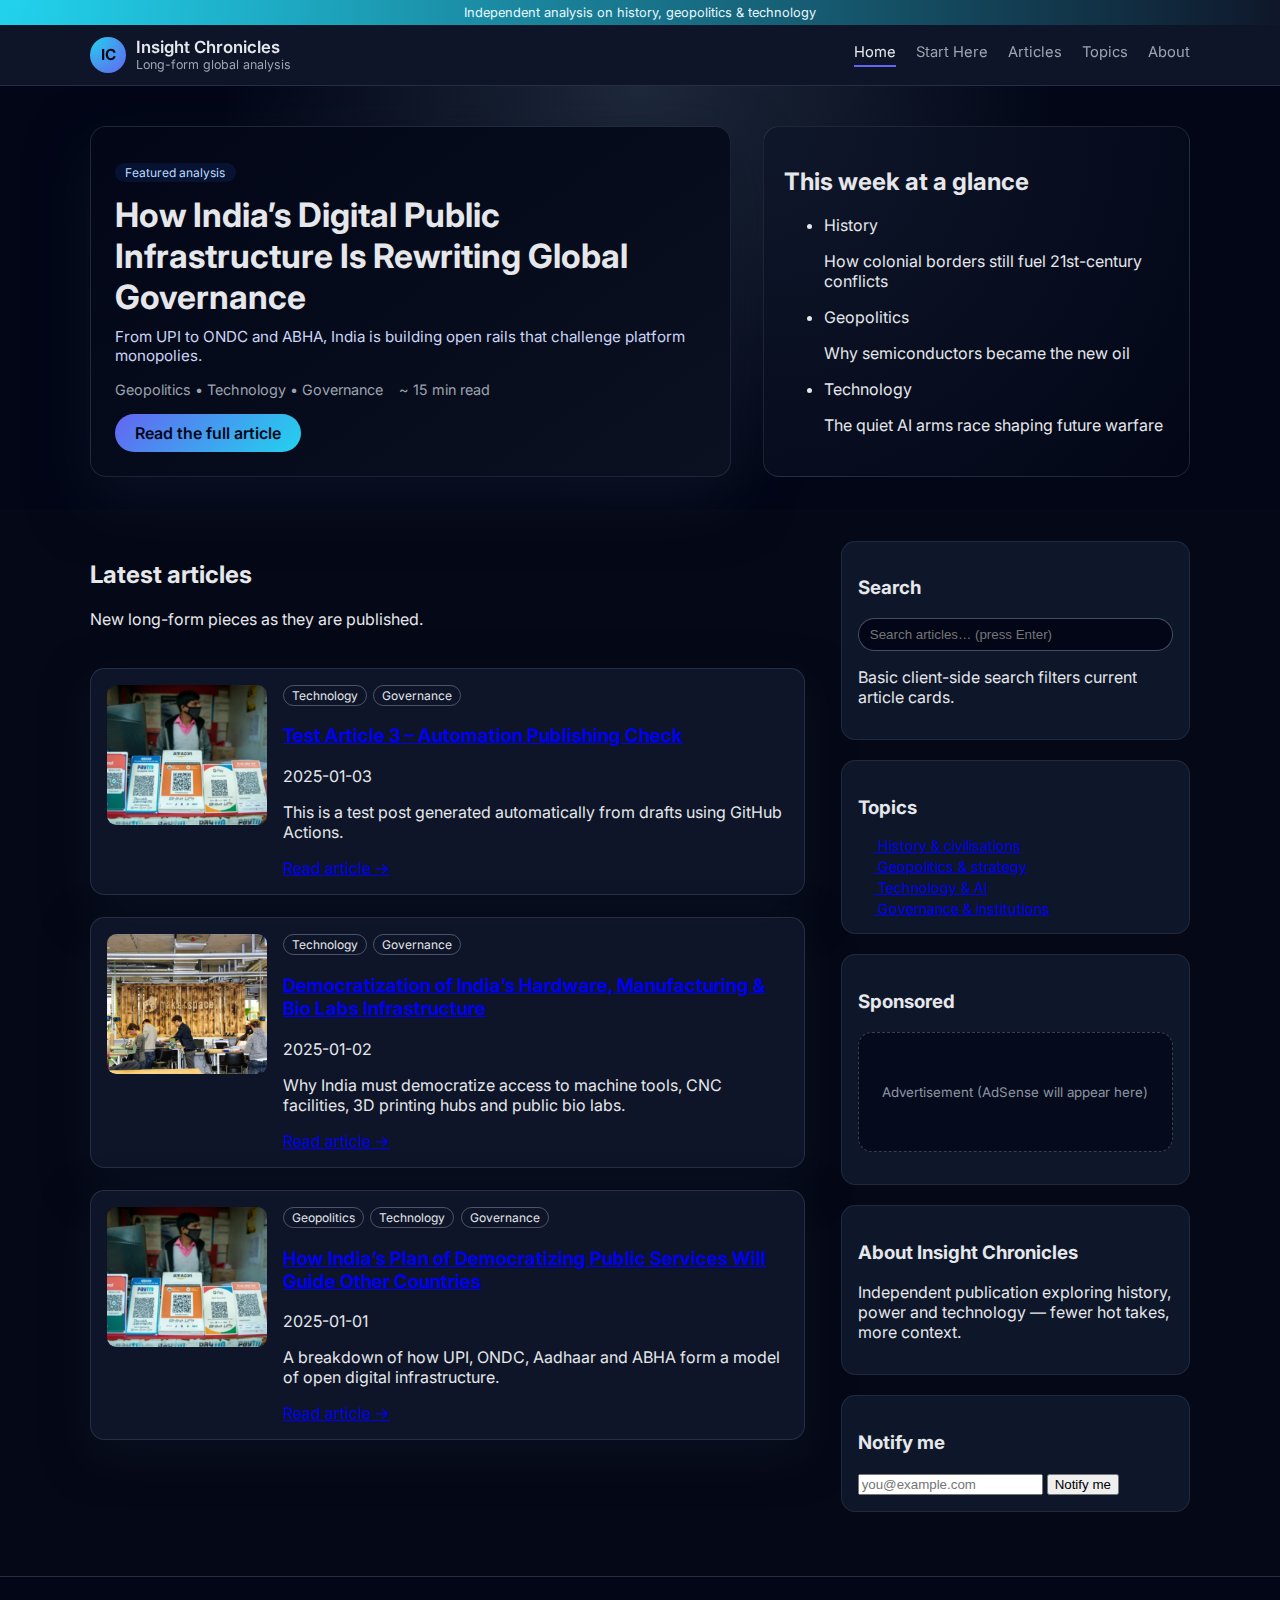
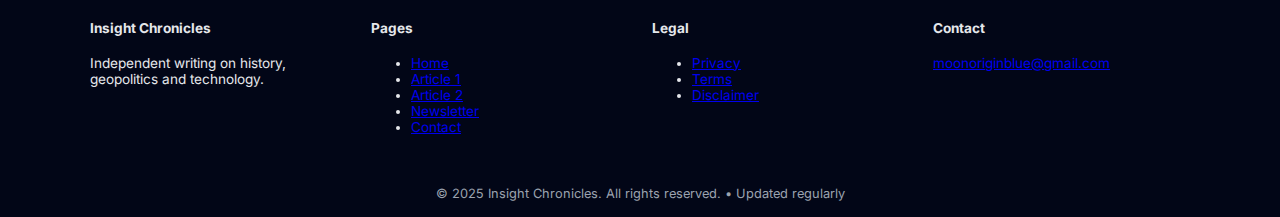
<file: index.html>
<!doctype html>
<html lang="en">
<head>
  <script async src="https://pagead2.googlesyndication.com/pagead/js/adsbygoogle.js?client=ca-pub-XXXXXXXXXXXXXXX"
     crossorigin="anonymous"></script>

  <link rel="manifest" href="manifest.json">

  <meta charset="utf-8" />
  <meta name="viewport" content="width=device-width,initial-scale=1" />
  <title>Insight Chronicles – History, Geopolitics & Technology</title>
  <meta name="description" content="Insight Chronicles publishes independent long-form analysis on history, geopolitics, and technology." />
  <link rel="stylesheet" href="styles.css" />
  <link rel="preconnect" href="https://fonts.googleapis.com">
  <link rel="preconnect" href="https://fonts.gstatic.com" crossorigin>
  <link href="https://fonts.googleapis.com/css2?family=Inter:wght@400;500;600;700&display=swap" rel="stylesheet">

  <link rel="canonical" href="https://insight-chronicles.com/" />

<meta property="og:title" content="Insight Chronicles – History, Geopolitics & Technology" />
<meta property="og:description" content="Independent long-form analysis on history, geopolitics, governance, and technology." />
<meta property="og:url" content="https://insight-chronicles.com/" />
<meta property="og:type" content="website" />
<meta property="og:image" content="https://insight-chronicles.com/images/hardware-bio.webp" />

<meta name="twitter:card" content="summary_large_image" />
<meta name="twitter:title" content="Insight Chronicles" />
<meta name="twitter:description" content="Independent long-form analysis on history, geopolitics, governance, and technology." />
<meta name="twitter:image" content="https://insight-chronicles.com/images/hardware-bio.webp" />
<link rel="alternate" type="application/rss+xml" title="Insight Chronicles RSS" href="https://insight-chronicles.com/rss.xml" />

</head>
<body class="ic-body">

  <div class="ic-topstrip">Independent analysis on history, geopolitics & technology</div>

  <header class="ic-header">
    <div class="ic-container ic-header-inner">
      <a href="index.html" class="ic-logo">
        <span class="ic-logo-mark">IC</span>
        <span>
          <span class="ic-logo-title">Insight Chronicles</span>
          <span class="ic-logo-sub">Long-form global analysis</span>
        </span>
      </a>

      <nav class="ic-nav">
        <a href="index.html" class="ic-nav-link ic-nav-link-active">Home</a>
        <a href="start-here.html" class="ic-nav-link">Start Here</a>

        <a href="articles.html" class="ic-nav-link">Articles</a>

        <a href="#topics" class="ic-nav-link">Topics</a>
        <a href="#about" class="ic-nav-link">About</a>
      </nav>
    </div>
  </header>

  <section class="ic-hero">
    <div class="ic-container ic-hero-grid">
      <div class="ic-hero-main">
        <p class="ic-pill">Featured analysis</p>
        <h1 class="ic-hero-title">How India’s Digital Public Infrastructure Is Rewriting Global Governance</h1>
        <p class="ic-hero-sub">From UPI to ONDC and ABHA, India is building open rails that challenge platform monopolies.</p>
        <div class="ic-hero-meta"><span>Geopolitics • Technology • Governance</span><span>~ 15 min read</span></div>
        <a class="ic-btn-primary" href="article-1.html">Read the full article</a>
      </div>

      <aside class="ic-hero-side">
        <h2 class="ic-side-title">This week at a glance</h2>
        <ul class="ic-hero-list">
          <li><p class="ic-hero-list-kicker">History</p><p class="ic-hero-list-title">How colonial borders still fuel 21st-century conflicts</p></li>
          <li><p class="ic-hero-list-kicker">Geopolitics</p><p class="ic-hero-list-title">Why semiconductors became the new oil</p></li>
          <li><p class="ic-hero-list-kicker">Technology</p><p class="ic-hero-list-title">The quiet AI arms race shaping future warfare</p></li>
        </ul>
      </aside>
    </div>
  </section>

  <main class="ic-main">
    <div class="ic-container ic-main-grid">

      
<section class="ic-articles" id="latest">
  <div class="ic-section-header">
    <h2>Latest articles</h2>
    <p>New long-form pieces as they are published.</p>
  </div>
        <!-- AUTO-LATEST-ARTICLES:START -->

        <article class="ic-article-card">
          <a href="article-3.html" class="ic-article-thumb-link">
            <img src="images/upi.webp" alt="Test Article 3 – Automation Publishing Check" class="ic-article-thumb" />
          </a>
          <div>
            <div class="ic-article-tags"><span class="ic-tag">Technology</span><span class="ic-tag">Governance</span></div>
            <h3 class="ic-article-title"><a href="article-3.html">Test Article 3 – Automation Publishing Check</a></h3>
            <p class="ic-article-meta">2025-01-03</p>
            <p class="ic-article-excerpt">This is a test post generated automatically from drafts using GitHub Actions.</p>
            <a href="article-3.html" class="ic-article-read">Read article →</a>
          </div>
        </article>
        

        <article class="ic-article-card">
          <a href="article-hardware-bio.html" class="ic-article-thumb-link">
            <img src="images/hardware-bio.webp" alt="Democratization of India’s Hardware, Manufacturing &amp; Bio Labs Infrastructure" class="ic-article-thumb" />
          </a>
          <div>
            <div class="ic-article-tags"><span class="ic-tag">Technology</span><span class="ic-tag">Governance</span></div>
            <h3 class="ic-article-title"><a href="article-hardware-bio.html">Democratization of India’s Hardware, Manufacturing &amp; Bio Labs Infrastructure</a></h3>
            <p class="ic-article-meta">2025-01-02</p>
            <p class="ic-article-excerpt">Why India must democratize access to machine tools, CNC facilities, 3D printing hubs and public bio labs.</p>
            <a href="article-hardware-bio.html" class="ic-article-read">Read article →</a>
          </div>
        </article>
        

        <article class="ic-article-card">
          <a href="article-1.html" class="ic-article-thumb-link">
            <img src="images/upi.webp" alt="How India’s Plan of Democratizing Public Services Will Guide Other Countries" class="ic-article-thumb" />
          </a>
          <div>
            <div class="ic-article-tags"><span class="ic-tag">Geopolitics</span><span class="ic-tag">Technology</span><span class="ic-tag">Governance</span></div>
            <h3 class="ic-article-title"><a href="article-1.html">How India’s Plan of Democratizing Public Services Will Guide Other Countries</a></h3>
            <p class="ic-article-meta">2025-01-01</p>
            <p class="ic-article-excerpt">A breakdown of how UPI, ONDC, Aadhaar and ABHA form a model of open digital infrastructure.</p>
            <a href="article-1.html" class="ic-article-read">Read article →</a>
          </div>
        </article>
        
<!-- AUTO-LATEST-ARTICLES:END -->
</section>
       

      <!-- Sidebar -->
      <aside class="ic-sidebar">
        <section class="ic-sidebar-block">
          <h3>Search</h3>
          <div class="ic-search-wrap">
            <input id="siteSearch" type="text" placeholder="Search articles… (press Enter)" />
          </div>
          <p class="ic-sidebar-note">Basic client-side search filters current article cards.</p>
        </section>

        <section class="ic-sidebar-block" id="topics">
          <h3>Topics</h3>
          <ul class="ic-topic-list">
  <li><a href="history.html"><span class="ic-dot ic-dot-history"></span> History & civilisations</a></li>
  <li><a href="geopolitics.html"><span class="ic-dot ic-dot-geo"></span> Geopolitics & strategy</a></li>
  <li><a href="technology.html"><span class="ic-dot ic-dot-tech"></span> Technology & AI</a></li>
  <li><a href="governance.html"><span class="ic-dot ic-dot-gov"></span> Governance & institutions</a></li>
</ul>

        </section>
<section class="ic-sidebar-block">
  <h3>Sponsored</h3>
  <div class="ic-ad" aria-label="Advertisement">
    <small>Advertisement (AdSense will appear here)</small>
  </div>
</section>

        <section class="ic-sidebar-block" id="about">
          <h3>About Insight Chronicles</h3>
          <p>Independent publication exploring history, power and technology — fewer hot takes, more context.</p>
        </section>

        <section class="ic-sidebar-block">
          <h3>Notify me</h3>
          <form onsubmit="alert('Newsletter will be connected later'); return false;">
            <input type="email" placeholder="you@example.com" required />
            <button class="ic-btn-secondary" type="submit">Notify me</button>
          </form>
        </section>
      </aside>
    </div>
  </main>
<!-- About Section -->
<!-- <section id="about" class="ic-about">
  <div class="ic-container">
    <div class="ic-section-header">
      <h2>About Insight Chronicles</h2>
      <p>Independent, long-form analysis without noise.</p>
    </div>

    <div class="ic-about-content">
      <p>
        Insight Chronicles is an independent publication focused on
        history, geopolitics, governance, and technology.
        The goal is not speed or virality — but clarity, depth,
        and long-term relevance.
      </p>

      <p>
        Articles published here aim to connect historical context,
        institutional structures, and technological shifts shaping
        the global order — especially from an Indian and Global South perspective.
      </p>

      <p>
        This platform is designed for readers who prefer
        fewer hot takes and more durable thinking.
      </p>
    </div>
  </div>
</section> -->

  <footer class="ic-footer">
    <div class="ic-container ic-footer-grid">
      <div><h4>Insight Chronicles</h4><p>Independent writing on history, geopolitics and technology.</p></div>
      <div><h4>Pages</h4><ul>
  <li><a href="index.html">Home</a></li>
  <li><a href="article-1.html">Article 1</a></li>
  <li><a href="article-hardware-bio.html">Article 2</a></li>
  <li><a href="newsletter.html">Newsletter</a></li>
  <li><a href="contact.html">Contact</a></li>
</ul>
</div>
      <div><h4>Legal</h4><ul><li><a href="privacy.html">Privacy</a></li><li><a href="terms.html">Terms</a></li><li><a href="disclaimer.html">Disclaimer</a></li></ul></div>
      <div><h4>Contact</h4><p><a href="mailto:moonoriginblue@gmail.com">moonoriginblue@gmail.com</a></p></div>
    </div>
    <div class="ic-footer-bottom">© 2025 Insight Chronicles. All rights reserved. • Updated regularly</div>

  </footer>

  <script>
  const topicLinks = document.querySelectorAll('.topic-filter');
  const cards = document.querySelectorAll('.ic-article-card');
  const showAll = document.getElementById('topic-all');

  topicLinks.forEach(link => {
    link.addEventListener('click', e => {
      e.preventDefault();
      const topic = link.dataset.topic;

      topicLinks.forEach(a => a.classList.remove('active-topic'));
      link.classList.add('active-topic');

      cards.forEach(card => {
        const topics = (card.dataset.topic || '').split(',').map(s => s.trim());
        card.style.display = topics.includes(topic) ? '' : 'none';
      });
    });
  });

  if (showAll) {
    showAll.addEventListener('click', e => {
      e.preventDefault();
      topicLinks.forEach(a => a.classList.remove('active-topic'));
      cards.forEach(c => c.style.display = '');
    });
  }

  // Live Search
  const searchInput = document.getElementById('siteSearch');
  if (searchInput) {
    searchInput.addEventListener('input', function () {
      const q = this.value.trim().toLowerCase();
      cards.forEach(card => {
        const txt = (card.textContent || '').toLowerCase();
        card.style.display = q === '' || txt.includes(q) ? '' : 'none';
      });
    });
  }
</script>

<button class="ic-backtotop" id="backToTop">↑ Top</button>

<script>
  const btn = document.getElementById("backToTop");
  window.addEventListener("scroll", () => {
    if (!btn) return;
    btn.style.display = window.scrollY > 500 ? "block" : "none";
  });
  if (btn) btn.addEventListener("click", () => window.scrollTo({ top: 0, behavior: "smooth" }));
</script>

</body>
</html>
</file>
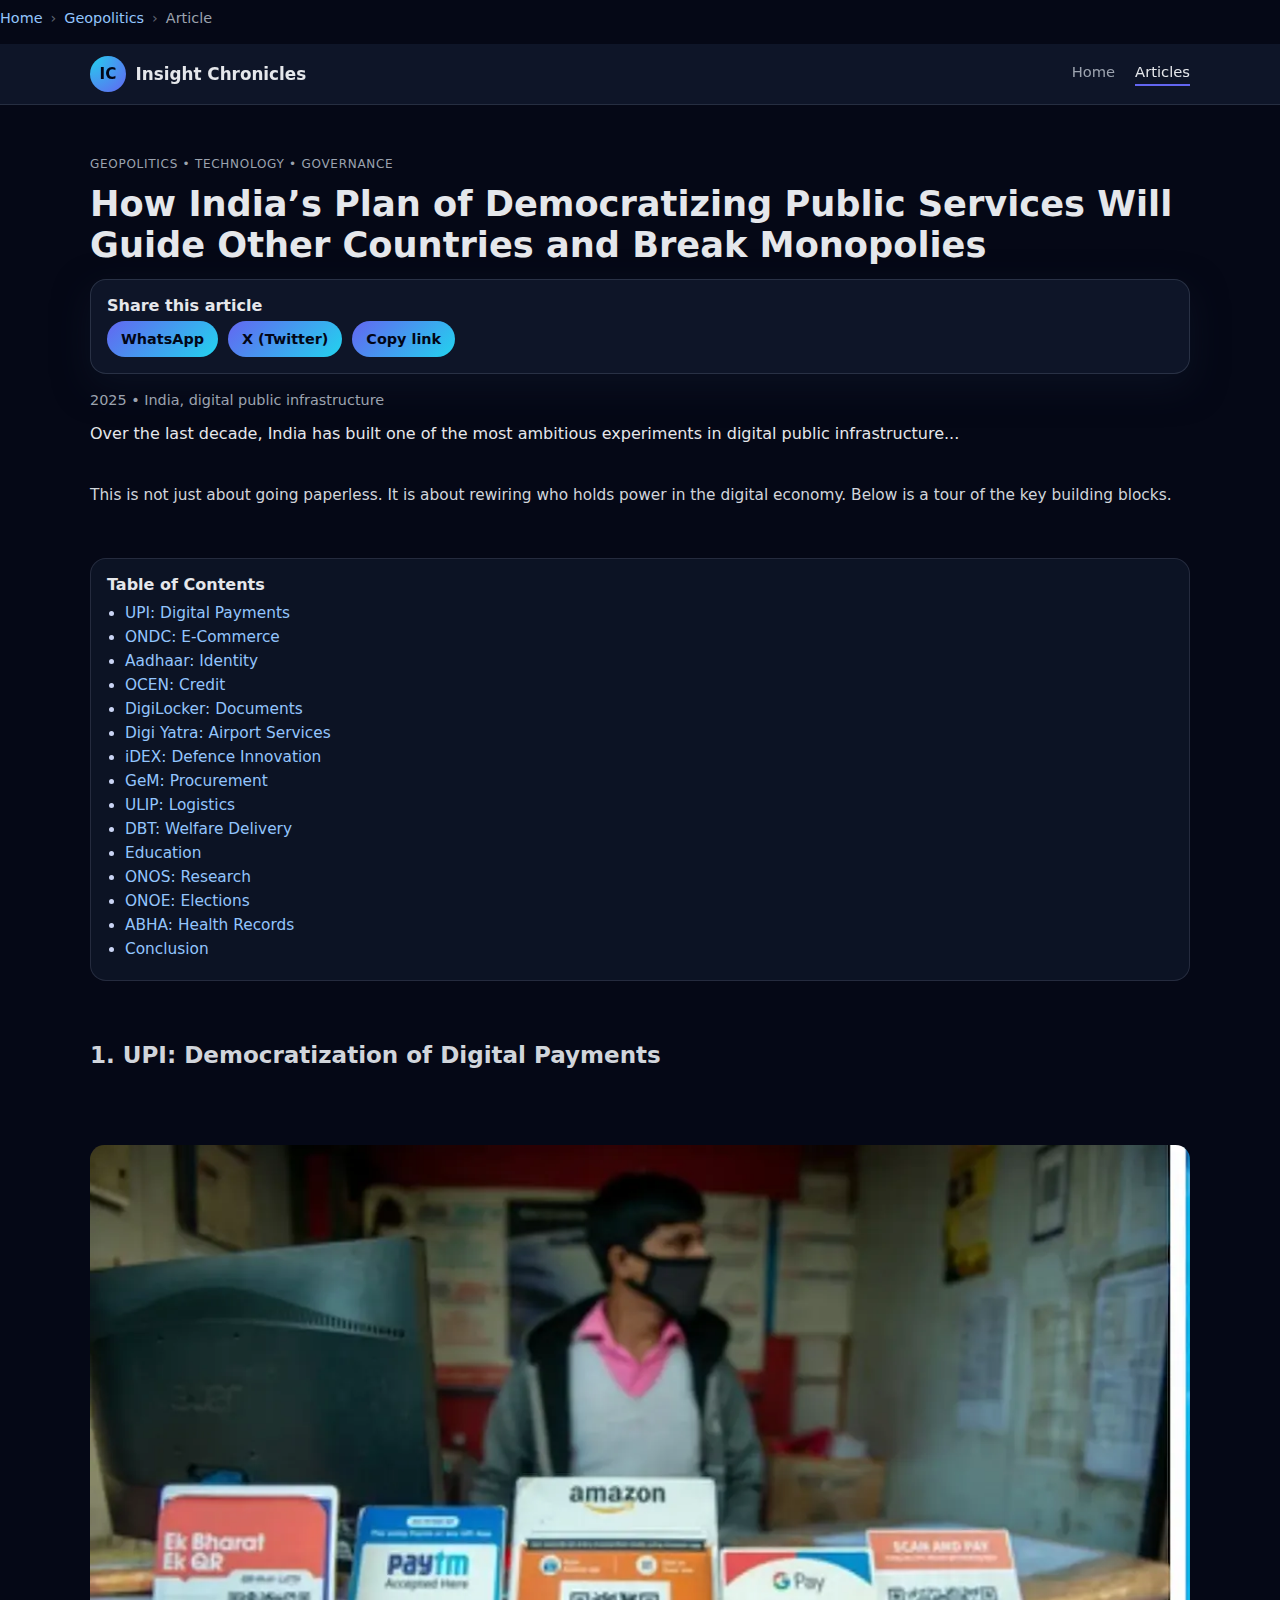
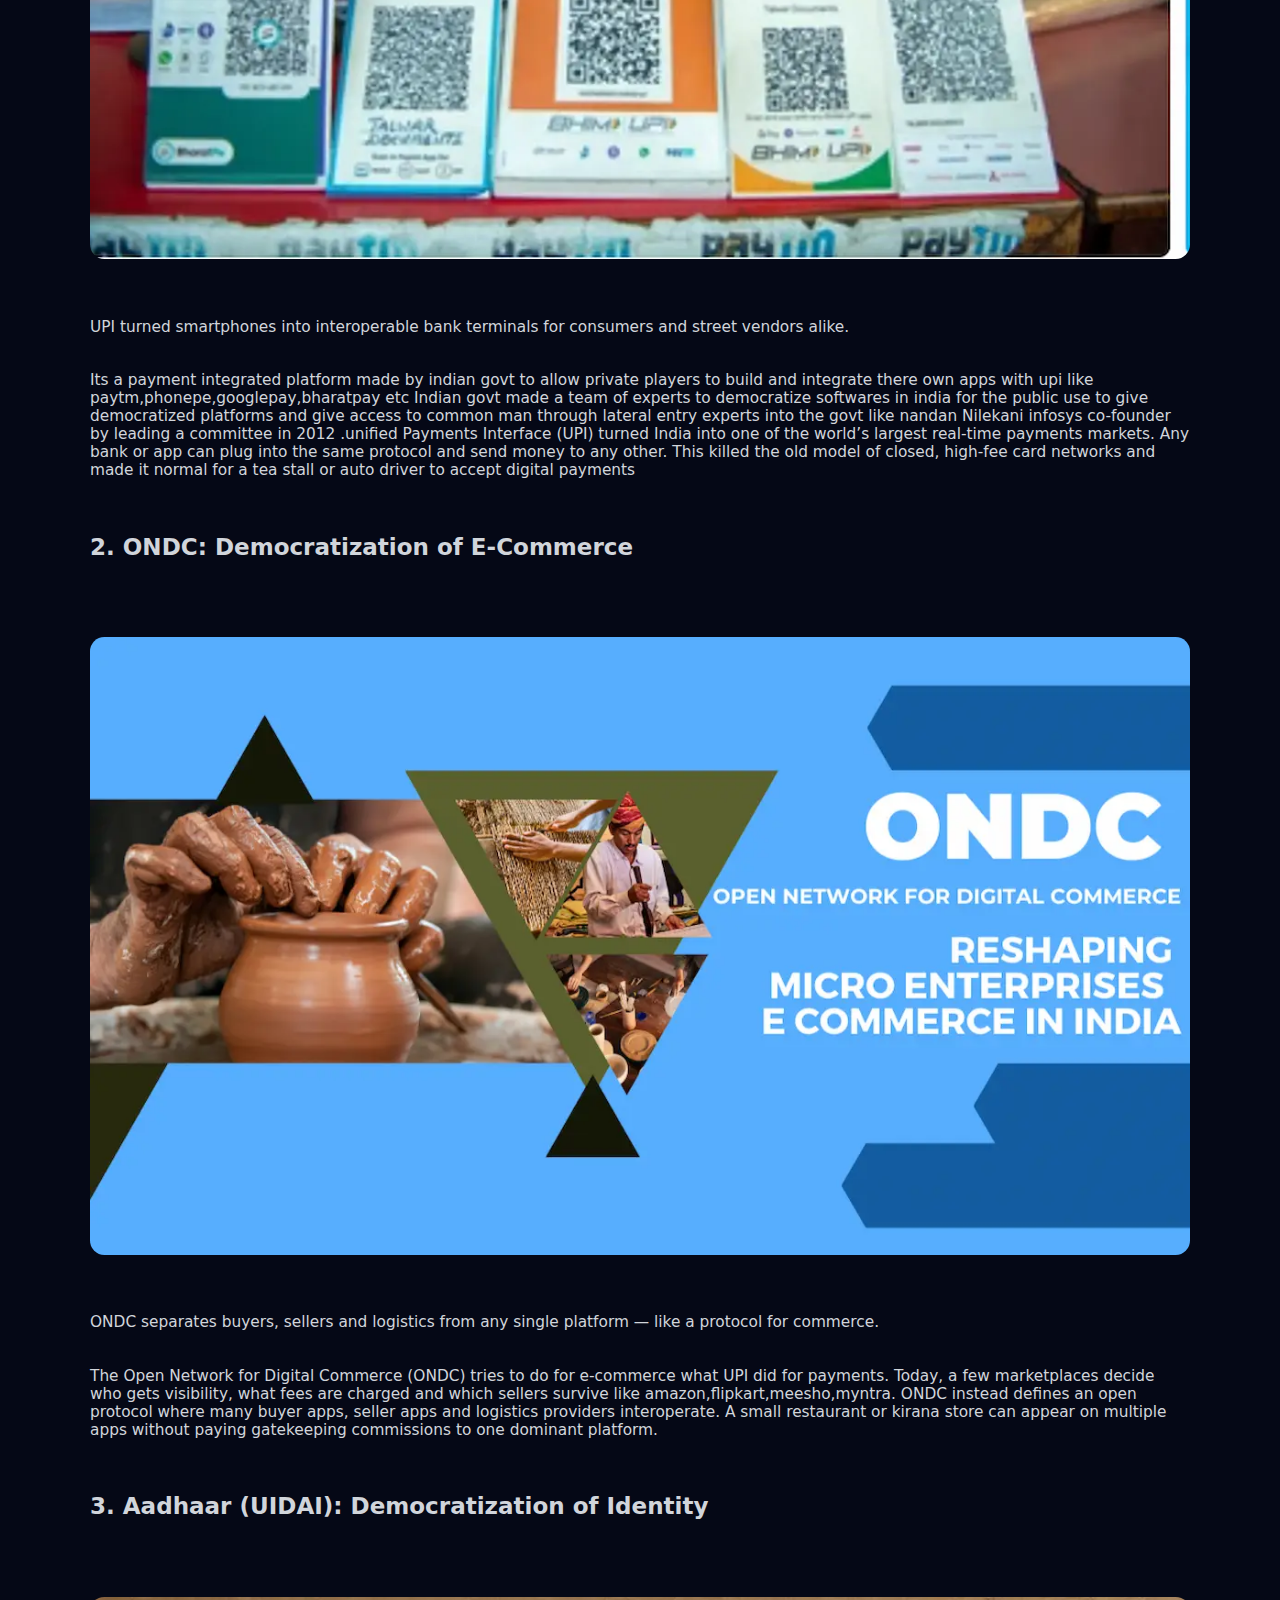
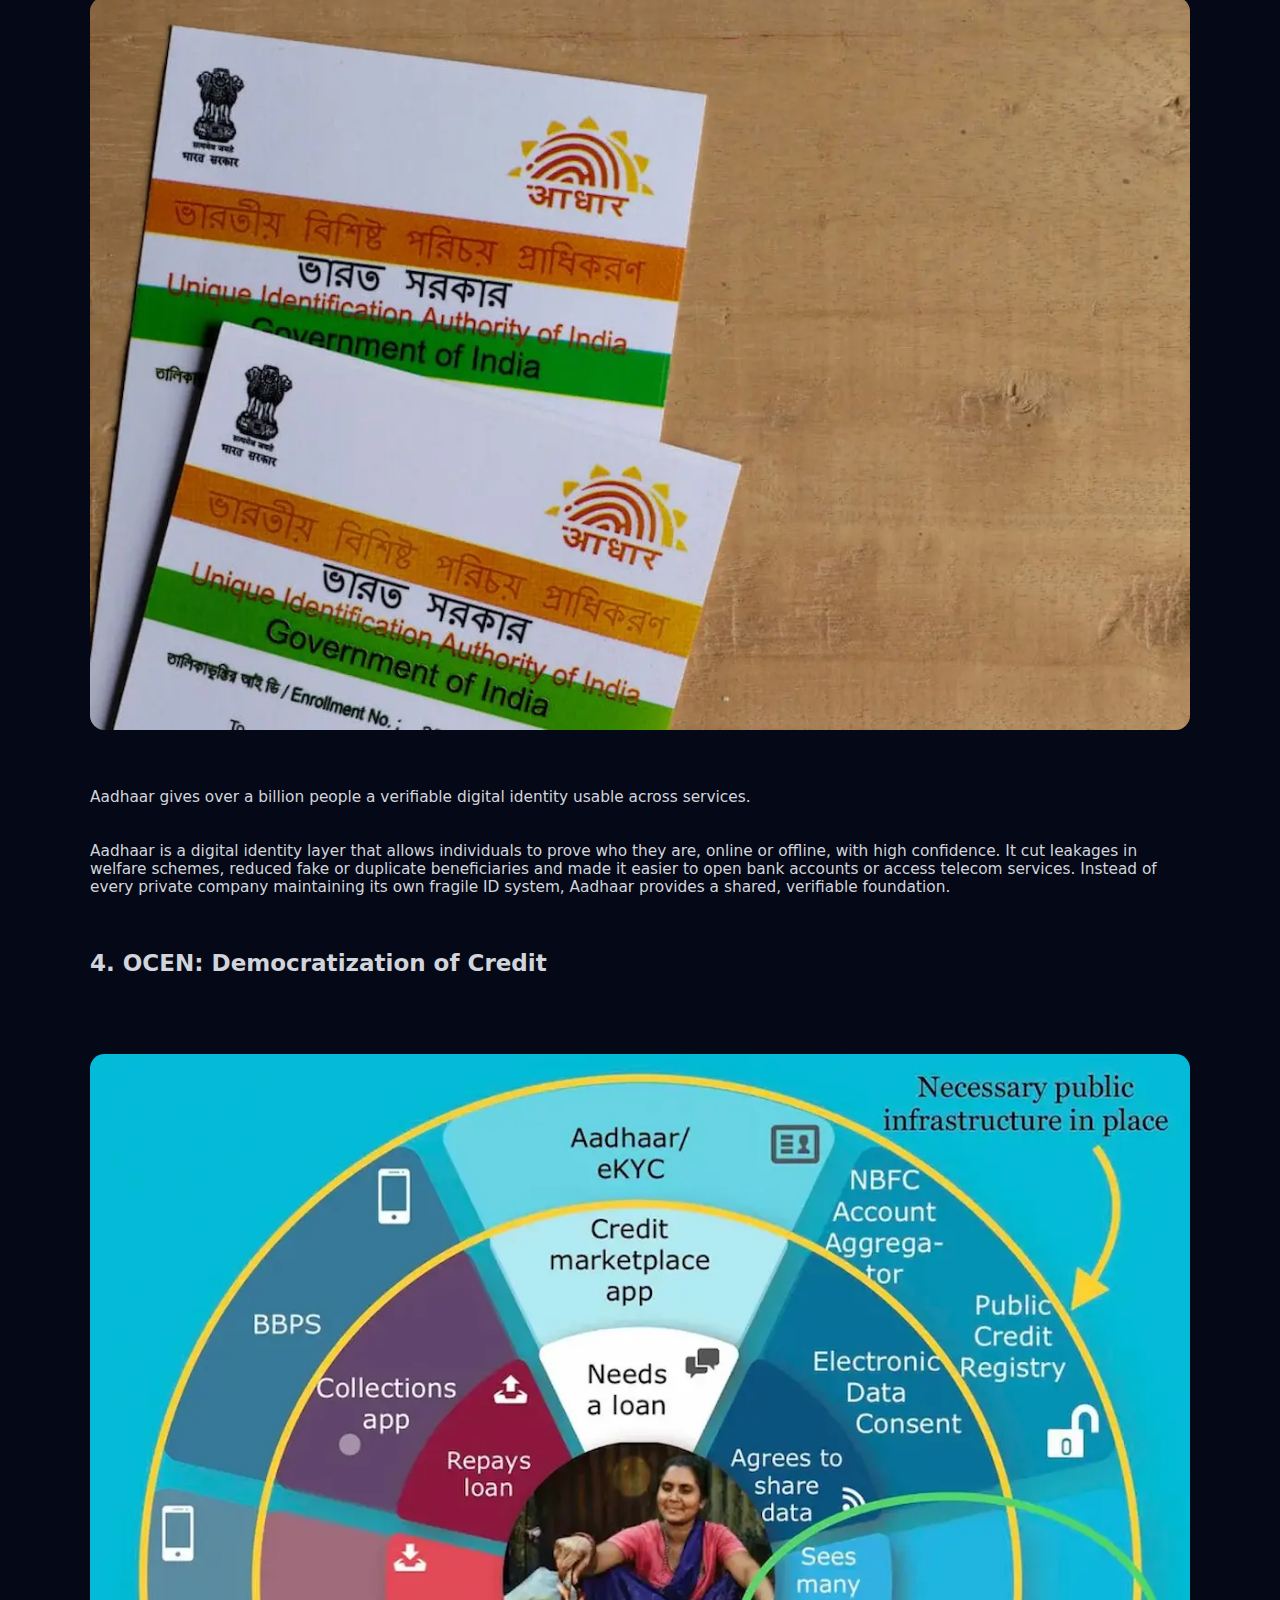
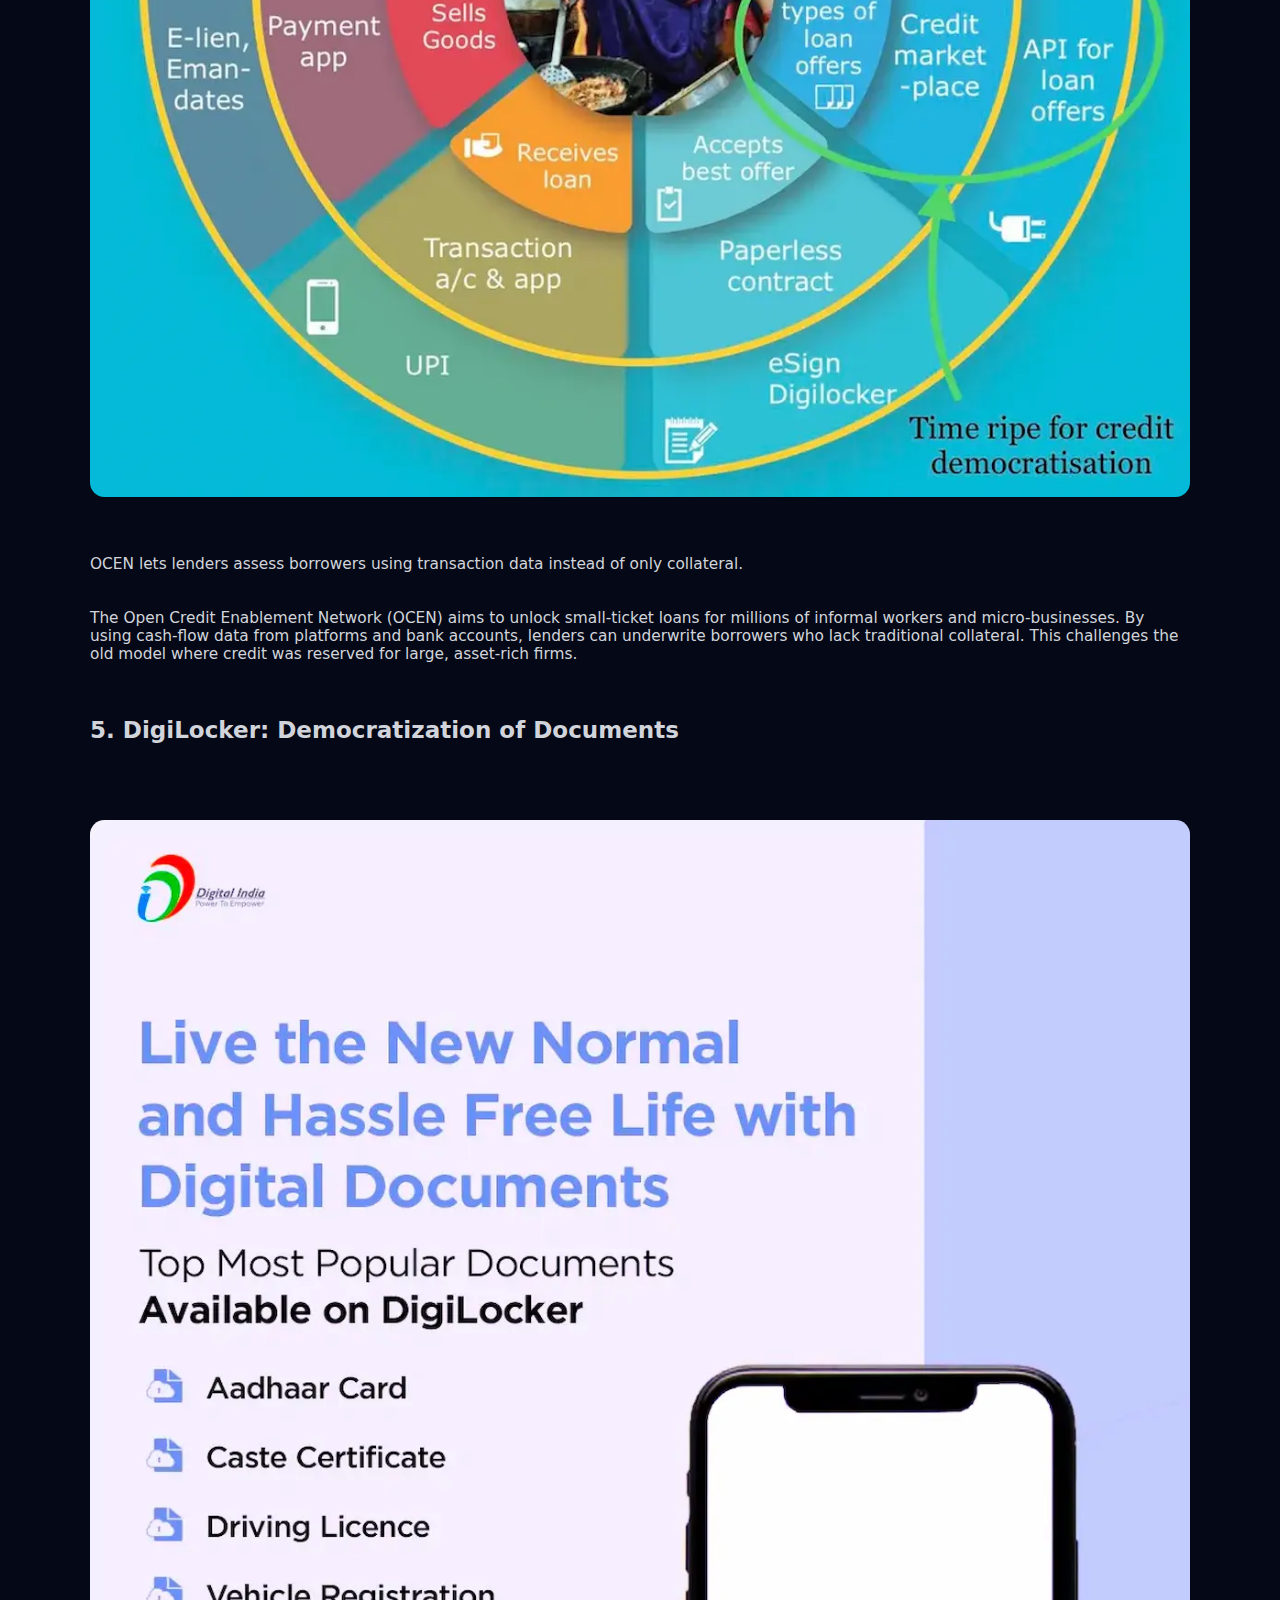
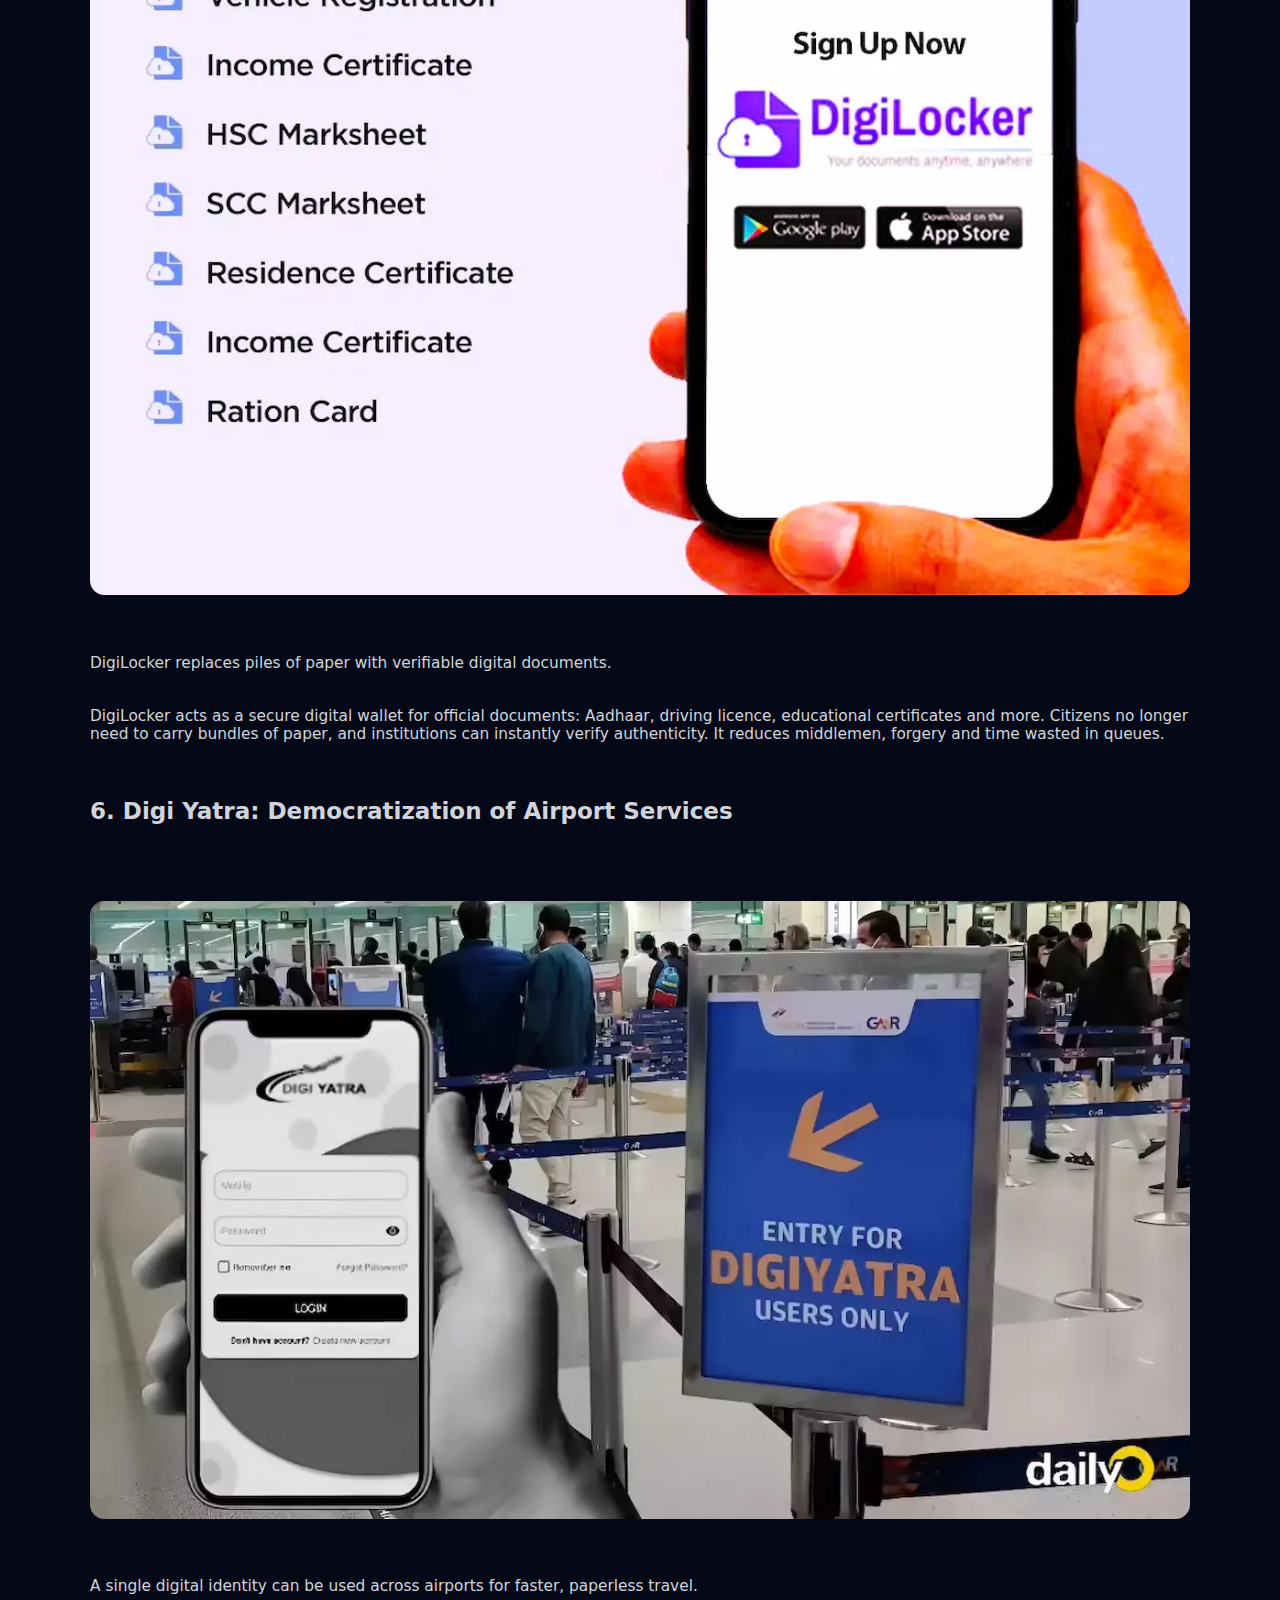
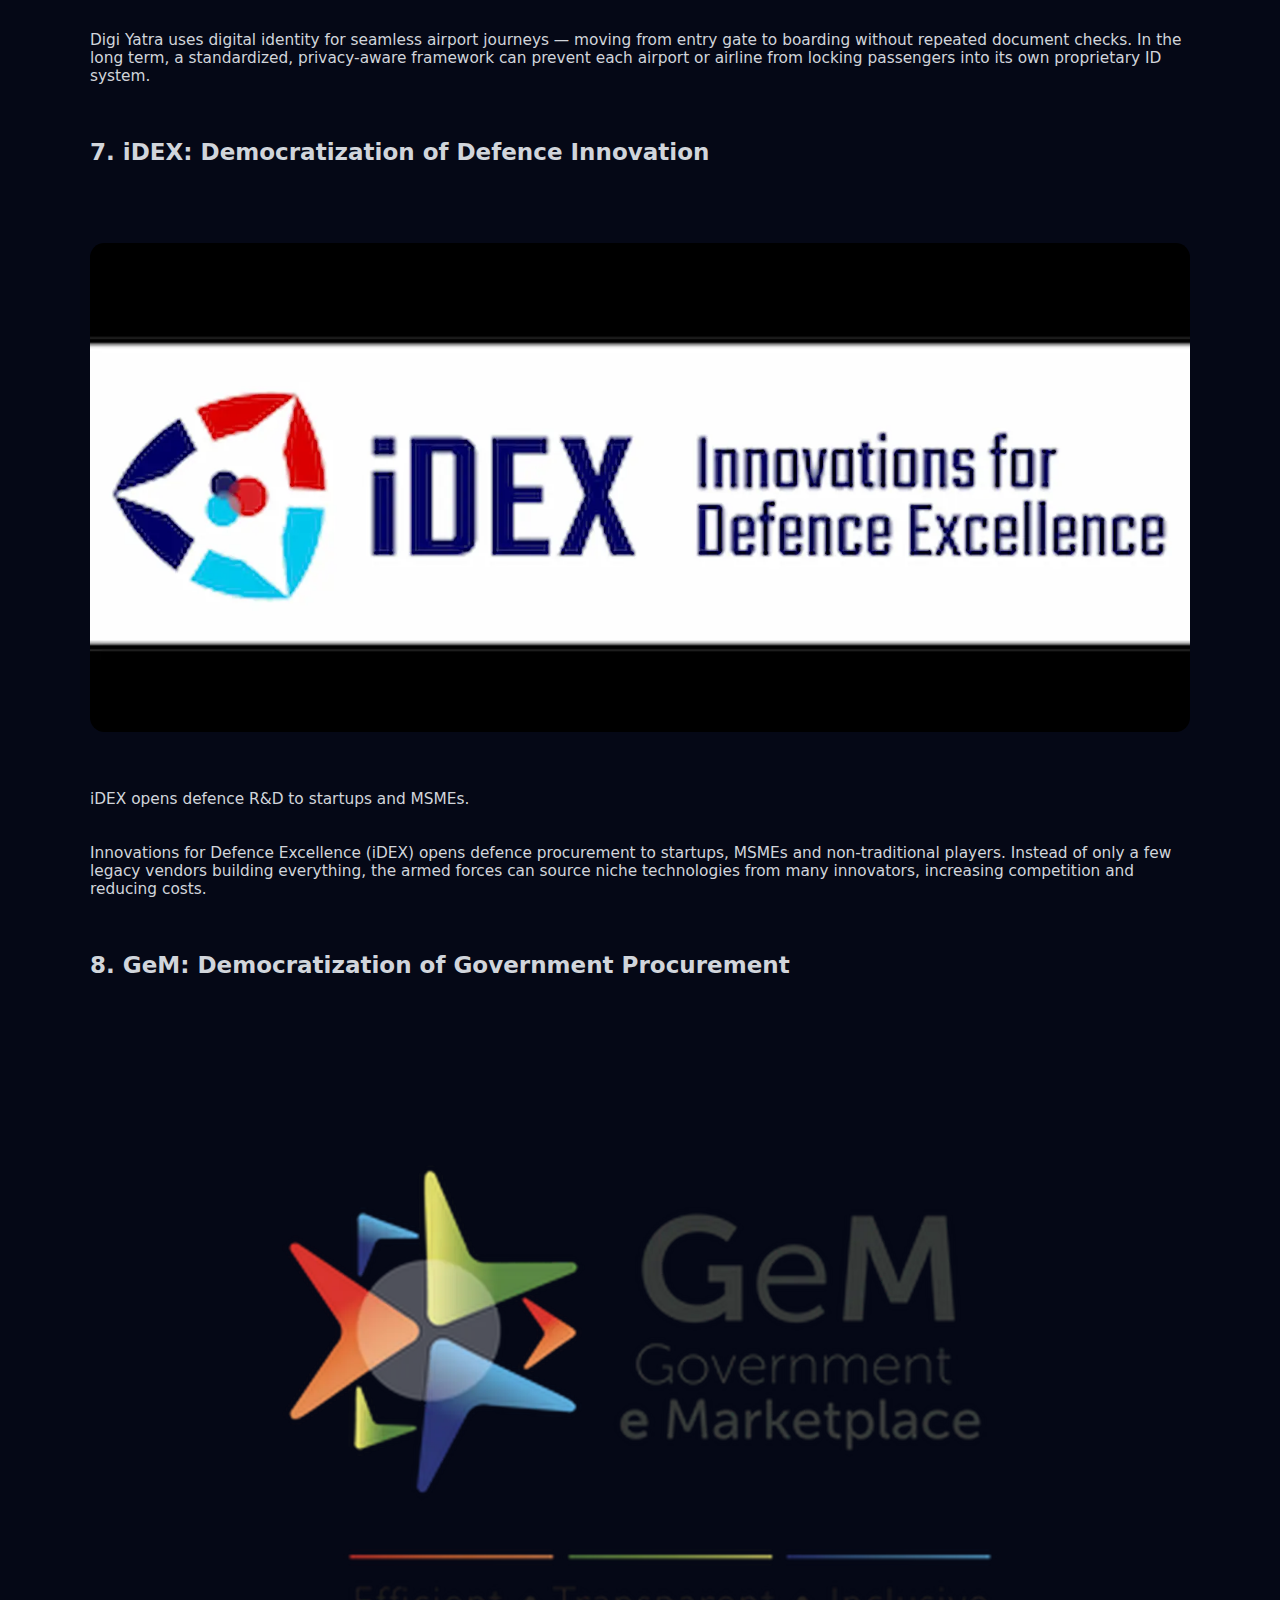
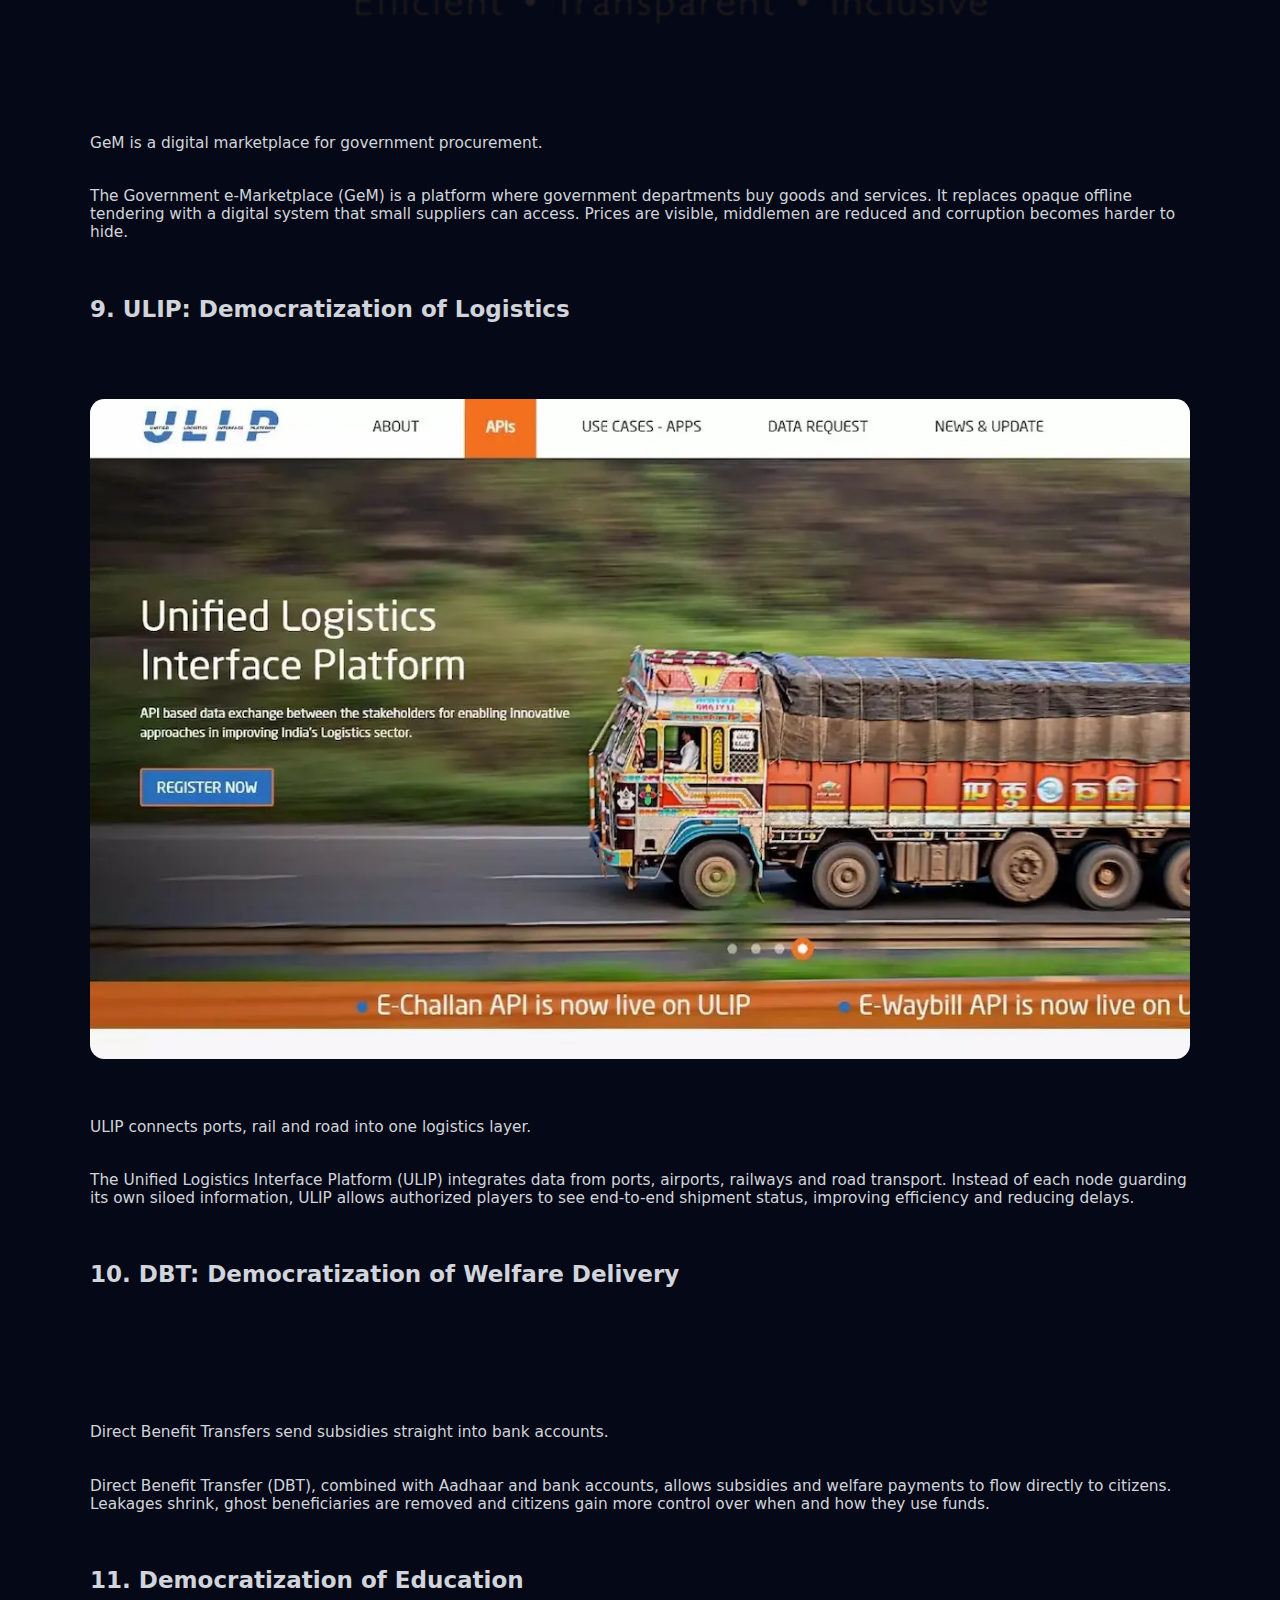
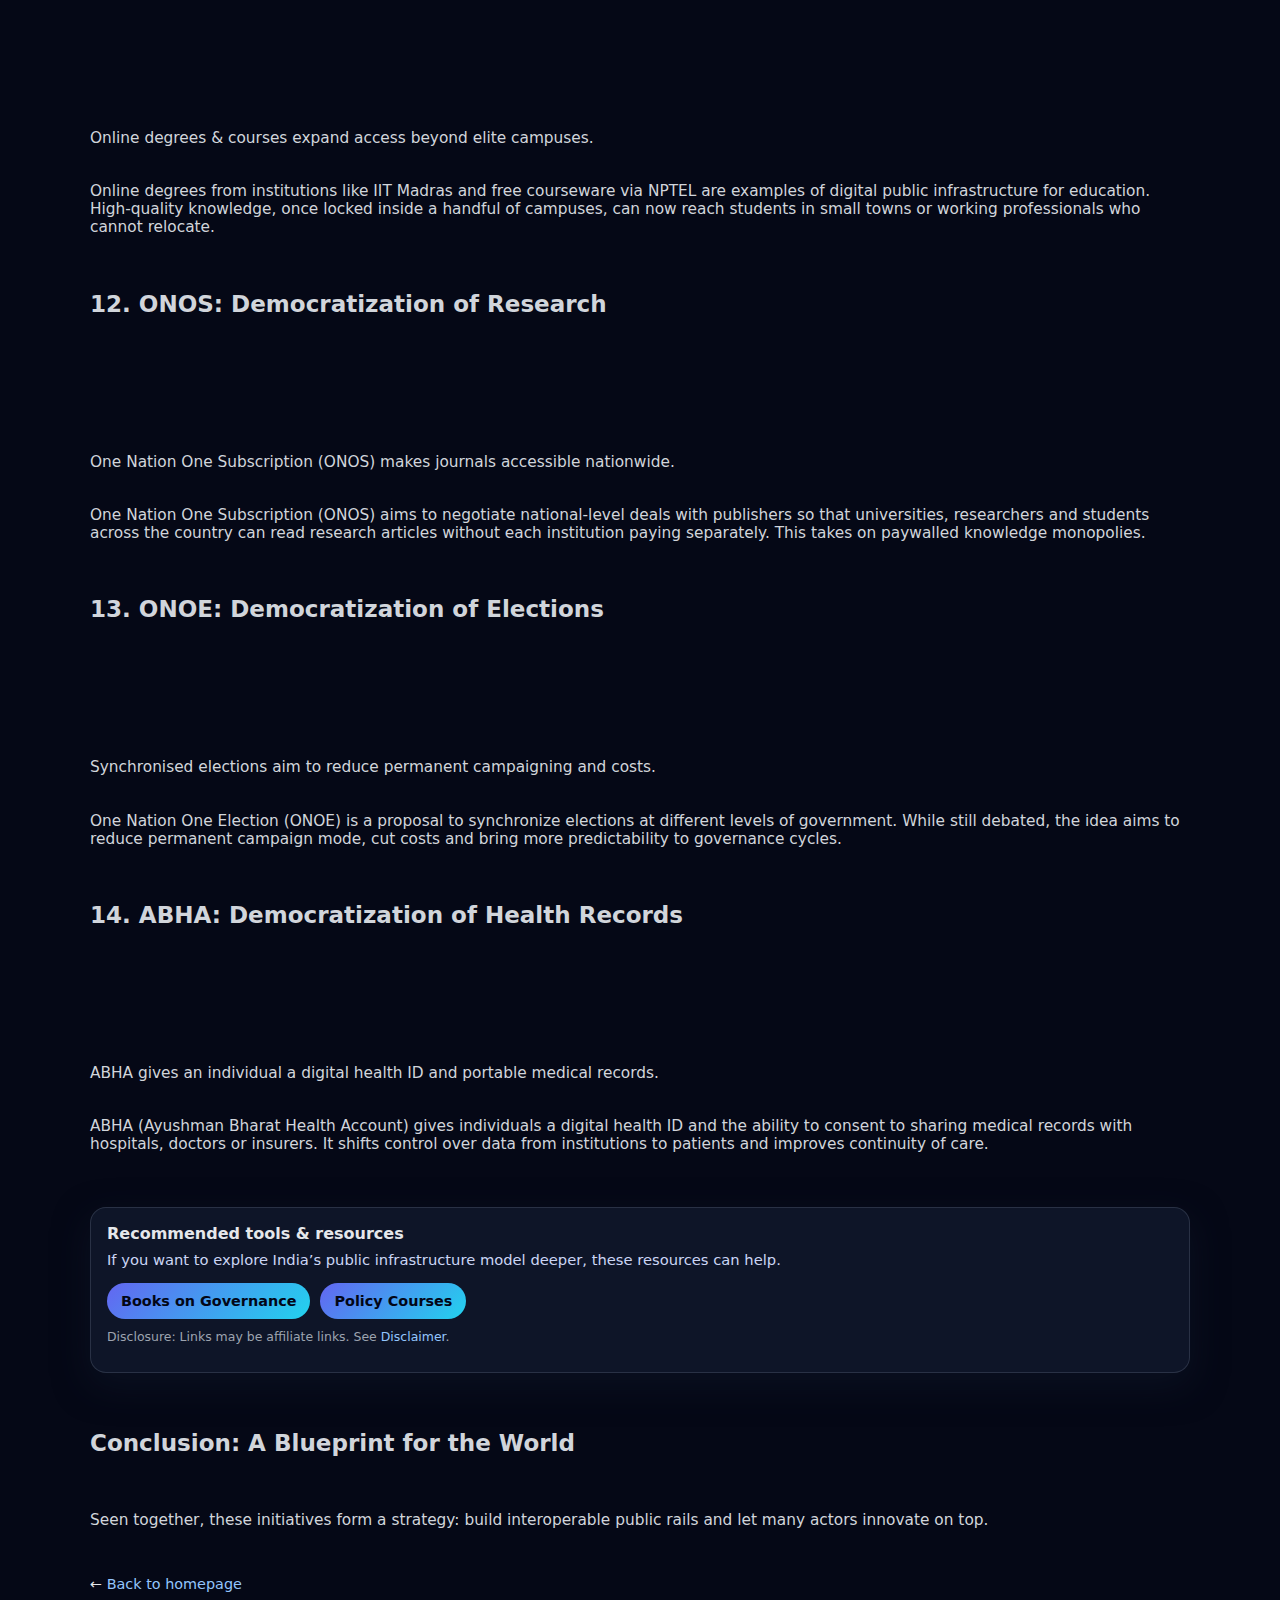
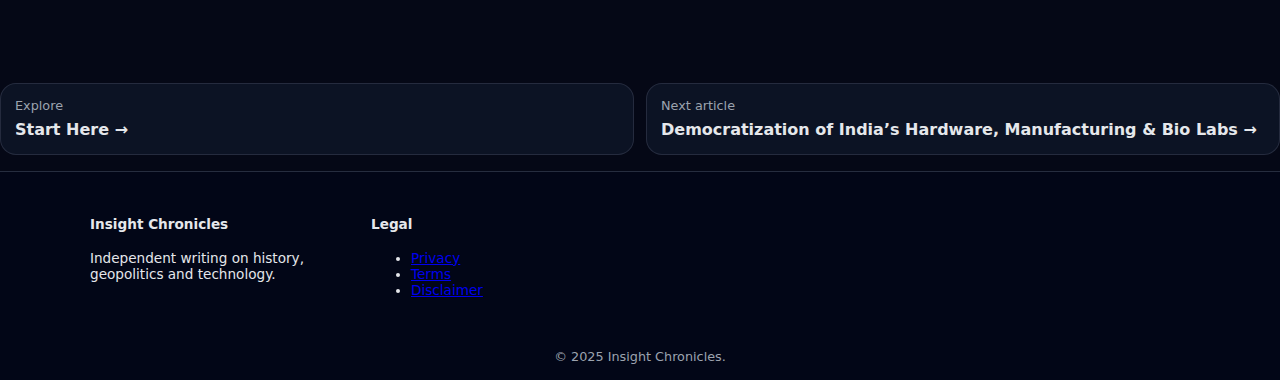
<file: article-1.html>
<!doctype html>
<html lang="en">
<head>
  <script async src="https://pagead2.googlesyndication.com/pagead/js/adsbygoogle.js?client=ca-pub-XXXXXXXXXXXXXXX"
     crossorigin="anonymous"></script>

  <meta charset="utf-8" />
  <meta name="viewport" content="width=device-width,initial-scale=1" />
  <nav class="ic-breadcrumbs">
  <a href="index.html">Home</a>
  <span class="sep">›</span>
  <a href="geopolitics.html">Geopolitics</a>
  <span class="sep">›</span>
  <span>Article</span>
</nav>

  <title>How India’s Plan of Democratizing Public Services Will Guide the World – Insight Chronicles</title>
  <meta name="description" content="A breakdown of how India’s digital public infrastructure is reshaping governance." />
  <link rel="stylesheet" href="styles.css" />

<link rel="canonical" href="https://insight-chronicles.com/article-1.html" />

<meta property="og:title" content="How India’s Plan of Democratizing Public Services Will Guide Other Countries" />
<meta property="og:description" content="A breakdown of how India’s digital public infrastructure model is democratizing payments, identity, commerce, credit, logistics, education, health and governance." />
<meta property="og:url" content="https://insight-chronicles.com/article-1.html" />
<meta property="og:type" content="article" />
<meta property="og:image" content="https://insight-chronicles.com/images/upi.webp" />

<meta name="twitter:card" content="summary_large_image" />
<meta name="twitter:title" content="How India’s DPI Model Will Guide the World" />
<meta name="twitter:description" content="UPI, ONDC, Aadhaar, ABHA and the open protocols reshaping public services." />
<meta name="twitter:image" content="https://insight-chronicles.com/images/upi.webp" />

  <script type="application/ld+json">
{
  "@context": "https://schema.org",
  "@type": "Article",
  "mainEntityOfPage": {
    "@type": "WebPage",
    "@id": "https://insight-chronicles.com/article-1.html"
  },
  "headline": "How India’s Plan of Democratizing Public Services Will Guide Other Countries and Break Monopolies",
  "description": "A breakdown of how India’s digital public infrastructure model is democratizing payments, identity, commerce, credit, logistics, education, health and governance — and what the world can learn from it.",
  "image": [
    "https://insight-chronicles.com/images/upi.webp"
  ],
  "author": {
    "@type": "Organization",
    "name": "Insight Chronicles"
  },
  "publisher": {
    "@type": "Organization",
    "name": "Insight Chronicles",
    "logo": {
      "@type": "ImageObject",
      "url": "https://insight-chronicles.com/images/hardware-bio.webp"
    }
  }
}
</script>

</head>
<body class="ic-body">
  <header class="ic-header">
    <div class="ic-container ic-header-inner">
      <a href="index.html" class="ic-logo"><span class="ic-logo-mark">IC</span><span><span class="ic-logo-title">Insight Chronicles</span></span></a>
      <nav class="ic-nav"><a href="index.html" class="ic-nav-link">Home</a> <a href="index.html#latest" class="ic-nav-link ic-nav-link-active">Articles</a></nav>
    </div>
  </header>

  <main class="article-wrapper">
    <div class="ic-container">
      <header class="article-heading">
        <p class="article-kicker">Geopolitics • Technology • Governance</p>
        <h1 class="article-title">How India’s Plan of Democratizing Public Services Will Guide Other Countries and Break Monopolies</h1>
        <div class="ic-affiliate-box" style="margin-top:14px;">
  <p class="ic-affiliate-title">Share this article</p>
  <div class="ic-affiliate-links">
    <a class="ic-affiliate-btn" id="shareWhatsapp" href="#" target="_blank" rel="noopener">WhatsApp</a>
    <a class="ic-affiliate-btn" id="shareX" href="#" target="_blank" rel="noopener">X (Twitter)</a>
    <a class="ic-affiliate-btn" id="copyLink" href="#">Copy link</a>
  </div>
  <p class="ic-affiliate-note" id="copyMsg" style="display:none;">Copied ✅</p>
</div>

        <p class="article-meta">2025 • India, digital public infrastructure</p>
        <p class="article-lead">Over the last decade, India has built one of the most ambitious experiments in digital public infrastructure...</p>
      </header>

      <section class="article-body">
        <p>This is not just about going paperless. It is about rewiring who holds power in the digital economy. Below is a tour of the key building blocks.</p>
<div class="ic-toc">
  <h3>Table of Contents</h3>
  <ul>
    <li><a href="#upi">UPI: Digital Payments</a></li>
    <li><a href="#ondc">ONDC: E-Commerce</a></li>
    <li><a href="#aadhaar">Aadhaar: Identity</a></li>
    <li><a href="#ocen">OCEN: Credit</a></li>
    <li><a href="#digilocker">DigiLocker: Documents</a></li>
    <li><a href="#digi-yatra">Digi Yatra: Airport Services</a></li>
    <li><a href="#idex">iDEX: Defence Innovation</a></li>
    <li><a href="#gem">GeM: Procurement</a></li>
    <li><a href="#ulip">ULIP: Logistics</a></li>
    <li><a href="#dbt">DBT: Welfare Delivery</a></li>
    <li><a href="#education">Education</a></li>
    <li><a href="#onos">ONOS: Research</a></li>
    <li><a href="#onoe">ONOE: Elections</a></li>
    <li><a href="#abha">ABHA: Health Records</a></li>
    <li><a href="#conclusion">Conclusion</a></li>
  </ul>
</div>

        <!-- 1. UPI -->
        <h2 id="upi">1. UPI: Democratization of Digital Payments</h2>
        <picture class="article-section-image">
          <source type="image/webp" srcset="images/upi.webp">
          <img src="images/upi.webp" alt="UPI digital payments India" class="article-image" loading="lazy" />
        </picture>
        <figcaption class="article-figure">UPI turned smartphones into interoperable bank terminals for consumers and street vendors alike.</figcaption>
        <p>Its a payment integrated platform made by indian govt to allow private players  to build and integrate  there own apps with upi like paytm,phonepe,googlepay,bharatpay etc Indian govt made a team of experts to democratize softwares in india for the public use to give democratized platforms and give access to common man  through lateral entry experts into the govt like nandan Nilekani infosys co-founder  by leading a committee in 2012 .unified Payments Interface (UPI) turned India into one of the world’s largest real-time payments markets. Any bank or app can plug into the same protocol and send money to any other. This killed the old model of closed, high-fee card networks and made it normal for a tea stall or auto driver to accept digital payments</p>

        <!-- 2. ONDC -->
        <h2 id="ondc">2. ONDC: Democratization of E-Commerce</h2>
        <picture class="article-section-image">
          <source type="image/webp" srcset="images/ondc.webp">
          <img src="images/ondc.webp" alt="ONDC open commerce" class="article-image" loading="lazy" />
        </picture>
        <figcaption class="article-figure">ONDC separates buyers, sellers and logistics from any single platform — like a protocol for commerce.</figcaption>
        <p>The Open Network for Digital Commerce (ONDC) tries to do for e-commerce what UPI did for payments. Today, a few marketplaces decide who gets visibility, what fees are charged and which sellers survive like amazon,flipkart,meesho,myntra. ONDC instead defines an open protocol where many buyer apps, seller apps and logistics providers interoperate. A small restaurant or kirana store can appear on multiple apps without paying gatekeeping commissions to one dominant platform.</p>

        <!-- 3. Aadhaar -->
        <h2 id="aadhaar">3. Aadhaar (UIDAI): Democratization of Identity</h2>
        <picture class="article-section-image">
          <source type="image/webp" srcset="images/aadhaar.webp">
          <img src="images/aadhaar.webp" alt="Aadhaar digital identity" class="article-image" loading="lazy" />
        </picture>
        <figcaption class="article-figure">Aadhaar gives over a billion people a verifiable digital identity usable across services.</figcaption>
        <p>Aadhaar is a digital identity layer that allows individuals to prove who they are, online or offline, with high confidence. It cut leakages in welfare schemes, reduced fake or duplicate beneficiaries and made it easier to open bank accounts or access telecom services. Instead of every private company maintaining its own fragile ID system, Aadhaar provides a shared, verifiable foundation.</p>

        <!-- 4. OCEN -->
        <h2 id="ocen">4. OCEN: Democratization of Credit</h2>
        <picture class="article-section-image">
          <source type="image/webp" srcset="images/ocen.webp">
          <img src="images/ocen.webp" alt="OCEN open credit network" class="article-image" loading="lazy" />
        </picture>
        <figcaption class="article-figure">OCEN lets lenders assess borrowers using transaction data instead of only collateral.</figcaption>
        <p>The Open Credit Enablement Network (OCEN) aims to unlock small-ticket loans for millions of informal workers and micro-businesses. By using cash-flow data from platforms and bank accounts, lenders can underwrite borrowers who lack traditional collateral. This challenges the old model where credit was reserved for large, asset-rich firms.</p>

        <!-- 5. DigiLocker -->
        <h2 id="digilocker">5. DigiLocker: Democratization of Documents</h2>
        <picture class="article-section-image">
          <source type="image/webp" srcset="images/digilocker.webp">
          <img src="images/digilocker.webp" alt="DigiLocker documents" class="article-image" loading="lazy" />
        </picture>
        <figcaption class="article-figure">DigiLocker replaces piles of paper with verifiable digital documents.</figcaption>
        <p>DigiLocker acts as a secure digital wallet for official documents: Aadhaar, driving licence, educational certificates and more. Citizens no longer need to carry bundles of paper, and institutions can instantly verify authenticity. It reduces middlemen, forgery and time wasted in queues.</p>

        <!-- 6. Digi Yatra -->
        <h2 id="digi-yatra">6. Digi Yatra: Democratization of Airport Services</h2>
        <picture class="article-section-image">
          <source type="image/webp" srcset="images/digi-yatra.webp">
          <img src="images/digi-yatra.webp" alt="Digi Yatra airport" class="article-image" loading="lazy" />
        </picture>
        <figcaption class="article-figure">A single digital identity can be used across airports for faster, paperless travel.</figcaption>
        <p>Digi Yatra uses digital identity for seamless airport journeys &mdash; moving from entry gate to boarding without repeated document checks. In the long term, a standardized, privacy-aware framework can prevent each airport or airline from locking passengers into its own proprietary ID system.</p>

        <!-- 7–14 -->
        <h2 id="idex">7. iDEX: Democratization of Defence Innovation</h2>
        <picture class="article-section-image"><source type="image/webp" srcset="images/idex.webp"><img src="images/idex.webp" alt="iDEX" class="article-image" loading="lazy" /></picture>
        <figcaption class="article-figure">iDEX opens defence R&D to startups and MSMEs.</figcaption><p>Innovations for Defence Excellence (iDEX) opens defence procurement to startups, MSMEs and non-traditional players. Instead of only a few legacy vendors building everything, the armed forces can source niche technologies from many innovators, increasing competition and reducing costs.</p>

        <h2 id="gem">8. GeM: Democratization of Government Procurement</h2>
        <picture class="article-section-image"><source type="image/webp" srcset="images/gem.webp"><img src="images/gem.webp" alt="GeM" class="article-image" loading="lazy" /></picture>
        <figcaption class="article-figure">GeM is a digital marketplace for government procurement.</figcaption><p>The Government e-Marketplace (GeM) is a platform where government departments buy goods and services. It replaces opaque offline tendering with a digital system that small suppliers can access. Prices are visible, middlemen are reduced and corruption becomes harder to hide.</p>

        <h2 id="ulip">9. ULIP: Democratization of Logistics</h2>
        <picture class="article-section-image"><source type="image/webp" srcset="images/ulip.webp"><img src="images/ulip.webp" alt="ULIP logistics" class="article-image" loading="lazy" /></picture>
        <figcaption class="article-figure">ULIP connects ports, rail and road into one logistics layer.</figcaption><p>The Unified Logistics Interface Platform (ULIP) integrates data from ports, airports, railways and road transport. Instead of each node guarding its own siloed information, ULIP allows authorized players to see end-to-end shipment status, improving efficiency and reducing delays.</p>

        <h2 id="dbt">10. DBT: Democratization of Welfare Delivery</h2>
        <picture class="article-section-image"><source type="image/webp" srcset="images/dbt.webp"><img src="images/dbt.webp" alt="Direct Benefit Transfer" class="article-image" loading="lazy" /></picture>
        <figcaption class="article-figure">Direct Benefit Transfers send subsidies straight into bank accounts.</figcaption><p>Direct Benefit Transfer (DBT), combined with Aadhaar and bank accounts, allows subsidies and welfare payments to flow directly to citizens. Leakages shrink, ghost beneficiaries are removed and citizens gain more control over when and how they use funds.</p>

        <h2 id="education">11. Democratization of Education</h2>
        <picture class="article-section-image"><source type="image/webp" srcset="images/education.webp"><img src="images/education.webp" alt="Digital education" class="article-image" loading="lazy" /></picture>
        <figcaption class="article-figure">Online degrees & courses expand access beyond elite campuses.</figcaption><p>Online degrees from institutions like IIT Madras and free courseware via NPTEL
          are examples of digital public infrastructure for education. High-quality
          knowledge, once locked inside a handful of campuses, can now reach students in
          small towns or working professionals who cannot relocate.</p>

        <h2 id="onos">12. ONOS: Democratization of Research</h2>
        <picture class="article-section-image"><source type="image/webp" srcset="images/onos.webp"><img src="images/onos.webp" alt="ONOS research access" class="article-image" loading="lazy" /></picture>
        <figcaption class="article-figure">One Nation One Subscription (ONOS) makes journals accessible nationwide.</figcaption><p>One Nation One Subscription (ONOS) aims to negotiate national-level deals with
          publishers so that universities, researchers and students across the country can
          read research articles without each institution paying separately. This takes on
          paywalled knowledge monopolies.</p>

        <h2 id="onoe">13. ONOE: Democratization of Elections</h2>
        <picture class="article-section-image"><source type="image/webp" srcset="images/onoe.webp"><img src="images/onoe.webp" alt="ONOE elections" class="article-image" loading="lazy" /></picture>
        <figcaption class="article-figure">Synchronised elections aim to reduce permanent campaigning and costs.</figcaption><p>One Nation One Election (ONOE) is a proposal to synchronize elections at different
          levels of government. While still debated, the idea aims to reduce permanent
          campaign mode, cut costs and bring more predictability to governance cycles.
        </p>

        <h2 id="abha">14. ABHA: Democratization of Health Records</h2>
        <picture class="article-section-image"><source type="image/webp" srcset="images/abha.webp"><img src="images/abha.webp" alt="ABHA health records" class="article-image" loading="lazy" /></picture>
        <figcaption class="article-figure">ABHA gives an individual a digital health ID and portable medical records.</figcaption><p>ABHA (Ayushman Bharat Health Account) gives individuals a digital health ID and
          the ability to consent to sharing medical records with hospitals, doctors or
          insurers. It shifts control over data from institutions to patients and improves
          continuity of care.</p>
<!-- Affiliate / Tools section -->
<div class="ic-affiliate-box">
  <p class="ic-affiliate-title">Recommended tools & resources</p>
  <p class="ic-affiliate-text">
    If you want to explore India’s public infrastructure model deeper, these resources can help.
  </p>

  <div class="ic-affiliate-links">
    <a class="ic-affiliate-btn" href="https://www.amazon.in/" target="_blank" rel="noopener noreferrer">
      Books on Governance
    </a>
    <a class="ic-affiliate-btn" href="https://www.coursera.org/" target="_blank" rel="noopener noreferrer">
      Policy Courses
    </a>
  </div>

  <p class="ic-affiliate-note">
    Disclosure: Links may be affiliate links. See <a href="disclaimer.html" style="color:#93c5fd;text-decoration:none;">Disclaimer</a>.
  </p>
</div>

        <h2 id="conclusion">Conclusion: A Blueprint for the World</h2>
        <p>Seen together, these initiatives form a strategy: build interoperable public rails and let many actors innovate on top.</p>

      </section>

      <p style="margin-top:2rem;font-size:0.9rem;">← <a href="index.html" style="color:#93c5fd;text-decoration:none;">Back to homepage</a></p>
    </div>
  </main>
<!-- <div class="ic-affiliate-box">
  <p class="ic-affiliate-title">Read next</p>
  <p class="ic-affiliate-text">
    Continue with the next essay in this series on infrastructure and innovation.
  </p>
  <div class="ic-affiliate-links">
    <a class="ic-affiliate-btn" href="article-hardware-bio.html">Next: Hardware & Bio Labs →</a>
    <a class="ic-affiliate-btn" href="start-here.html">Start Here</a>
  </div>
</div> -->
<section class="ic-article-nav">
  <a href="start-here.html">
    <div class="kicker">Explore</div>
    <div class="title">Start Here →</div>
  </a>

  <a href="article-hardware-bio.html">
    <div class="kicker">Next article</div>
    <div class="title">Democratization of India’s Hardware, Manufacturing & Bio Labs →</div>
  </a>
</section>

  <footer class="ic-footer">
    <div class="ic-container ic-footer-grid">
      <div><h4>Insight Chronicles</h4><p>Independent writing on history, geopolitics and technology.</p></div>
      <div><h4>Legal</h4><ul><li><a href="privacy.html">Privacy</a></li><li><a href="terms.html">Terms</a></li><li><a href="disclaimer.html">Disclaimer</a></li></ul></div>
    </div>
    <div class="ic-footer-bottom">© 2025 Insight Chronicles.</div>
  </footer>
  <button class="ic-backtotop" id="backToTop">↑ Top</button>

<script>
  const btn = document.getElementById("backToTop");
  window.addEventListener("scroll", () => {
    if (!btn) return;
    btn.style.display = window.scrollY > 500 ? "block" : "none";
  });
  if (btn) btn.addEventListener("click", () => window.scrollTo({ top: 0, behavior: "smooth" }));
</script>
<script>
  // Simple reading time estimator
  (function () {
    const article = document.querySelector("article");
    if (!article) return;
    const words = (article.innerText || "").trim().split(/\s+/).length;
    const minutes = Math.max(3, Math.round(words / 200));
    const meta = document.querySelector(".article-meta") || document.querySelector(".meta");
    if (meta) meta.textContent = meta.textContent + " • " + minutes + " min read";
  })();
</script>
<script>
  const url = encodeURIComponent(window.location.href);
  const text = encodeURIComponent(document.title);

  const wa = document.getElementById("shareWhatsapp");
  const x = document.getElementById("shareX");
  const copy = document.getElementById("copyLink");
  const msg = document.getElementById("copyMsg");

  if (wa) wa.href = `https://wa.me/?text=${text}%0A${url}`;
  if (x) x.href = `https://twitter.com/intent/tweet?text=${text}&url=${url}`;

  if (copy) {
    copy.addEventListener("click", async (e) => {
      e.preventDefault();
      try {
        await navigator.clipboard.writeText(window.location.href);
        if (msg) { msg.style.display = "block"; setTimeout(()=>msg.style.display="none", 1500); }
      } catch {
        alert("Copy failed. Please copy manually from address bar.");
      }
    });
  }
</script>

</body>
</html>
</file>
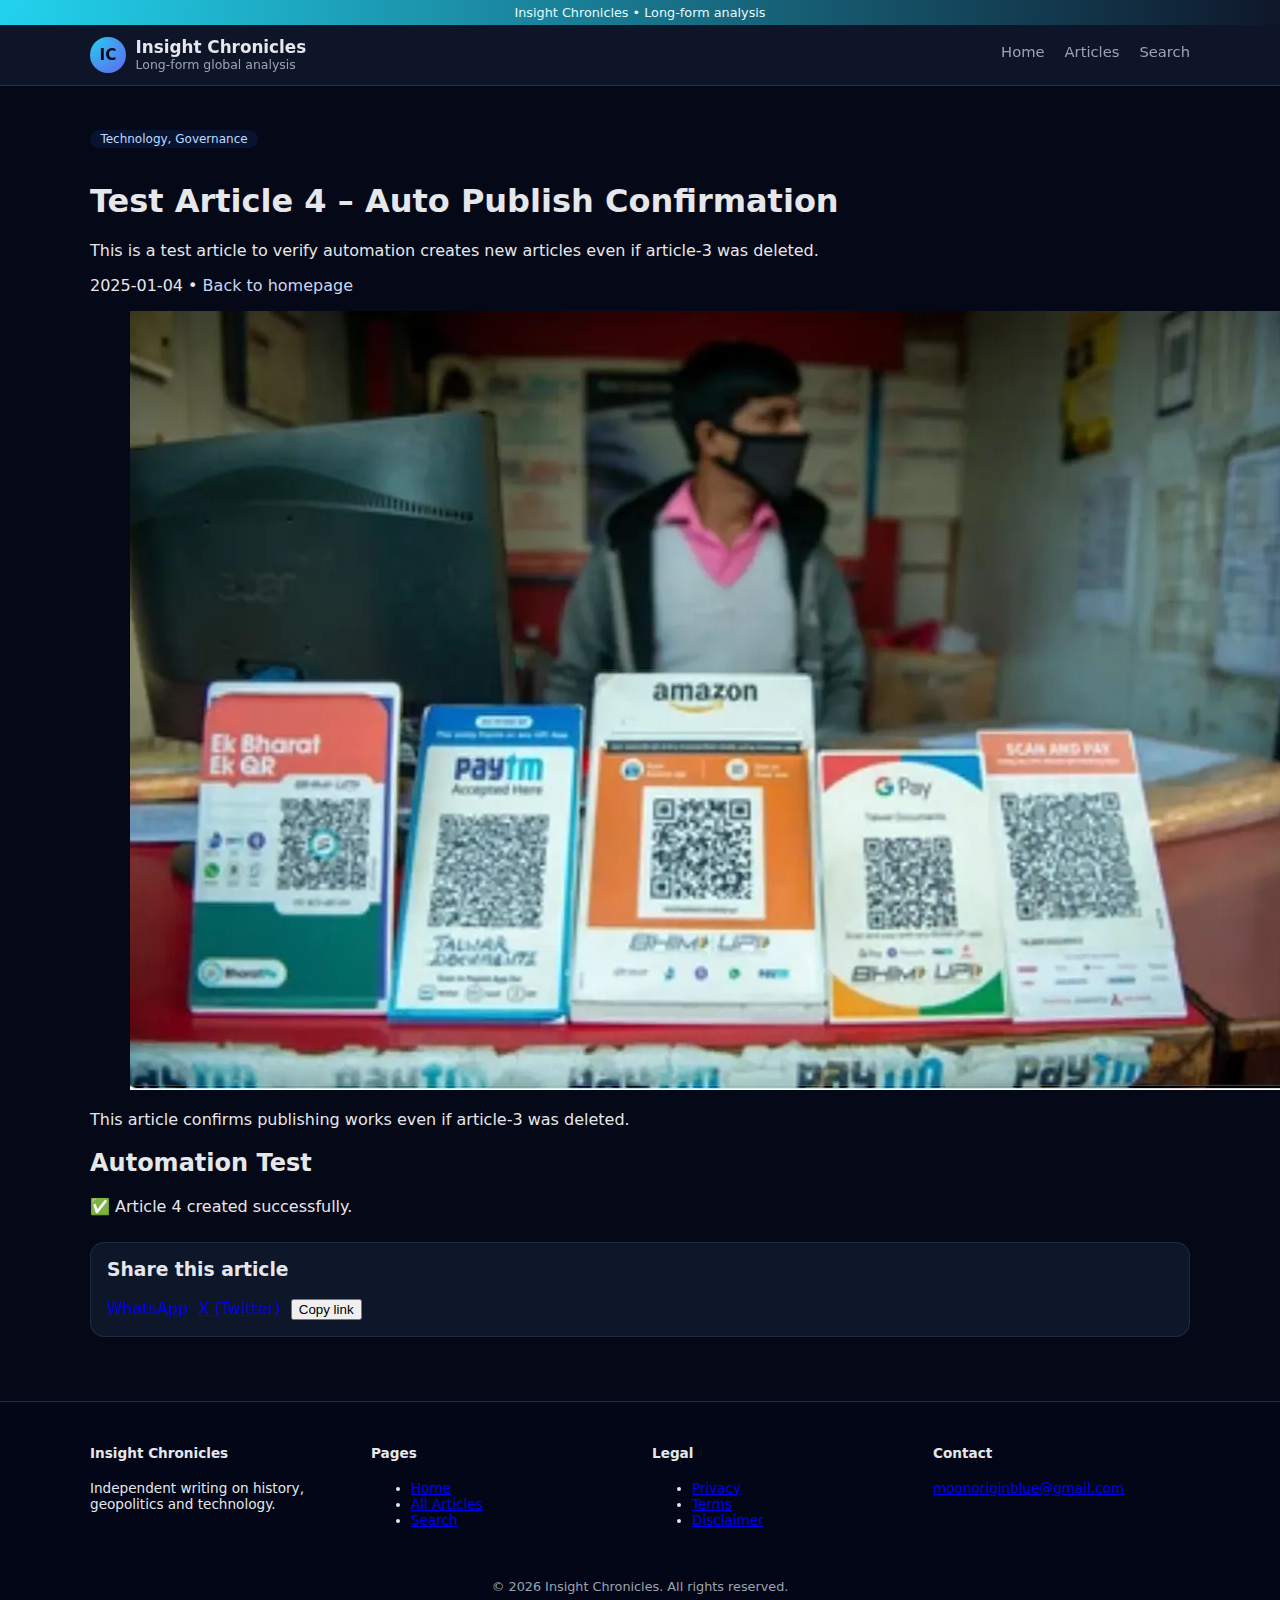
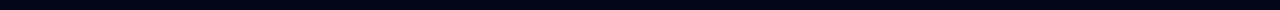
<file: article-4.html>
<!doctype html>
<html lang="en">
<head>
  <meta charset="utf-8" />
  <meta name="viewport" content="width=device-width,initial-scale=1" />

  <title>Test Article 4 – Auto Publish Confirmation – Insight Chronicles</title>
  <meta name="description" content="This is a test article to verify automation creates new articles even if article-3 was deleted." />

  <!-- OG / Social Preview -->
  <meta property="og:title" content="Test Article 4 – Auto Publish Confirmation" />
  <meta property="og:description" content="This is a test article to verify automation creates new articles even if article-3 was deleted." />
  <meta property="og:type" content="article" />
  <meta property="og:url" content="https://insight-chronicles.com/article-4.html" />
  <meta property="og:image" content="https://insight-chronicles.com/og/article-4.png" />

  <meta name="twitter:card" content="summary_large_image" />
  <meta name="twitter:title" content="Test Article 4 – Auto Publish Confirmation" />
  <meta name="twitter:description" content="This is a test article to verify automation creates new articles even if article-3 was deleted." />
  <meta name="twitter:image" content="https://insight-chronicles.com/og/article-4.png" />

  <link rel="stylesheet" href="styles.css" />
</head>

<body class="ic-body">

  <div class="ic-topstrip">Insight Chronicles • Long-form analysis</div>

  <!-- Header -->
  <header class="ic-header">
    <div class="ic-container ic-header-inner">
      <a href="index.html" class="ic-logo">
        <span class="ic-logo-mark">IC</span>
        <span>
          <span class="ic-logo-title">Insight Chronicles</span>
          <span class="ic-logo-sub">Long-form global analysis</span>
        </span>
      </a>

      <nav class="ic-nav">
        <a href="index.html" class="ic-nav-link">Home</a>
        <a href="articles.html" class="ic-nav-link">Articles</a>
        <a href="search.html" class="ic-nav-link">Search</a>
      </nav>
    </div>
  </header>

  <!-- Article -->
  <main class="ic-main">
    <div class="ic-container">

      <section class="ic-article-hero">
        <p class="ic-pill">Technology, Governance</p>
        <h1 class="ic-article-title-big">Test Article 4 – Auto Publish Confirmation</h1>
        <p class="ic-article-sub">This is a test article to verify automation creates new articles even if article-3 was deleted.</p>

        <div class="ic-article-meta-line">
          <span>2025-01-04</span>
          <span>•</span>
          <a href="index.html" style="color:#cbd5f5;text-decoration:none;">Back to homepage</a>
        </div>

        <figure class="ic-figure ic-hero-figure">
          <img src="images/upi.webp" alt="Test Article 4 – Auto Publish Confirmation" />
        </figure>
      </section>

      <article class="ic-article-content">
        <p>This article confirms publishing works even if article-3 was deleted.</p><h2>Automation Test</h2><p>✅ Article 4 created successfully.</p>
      </article>

      <!-- Share -->
      <section class="ic-sidebar-block" style="margin-top:26px;">
        <h3 style="margin-top:0;">Share this article</h3>
        <div style="display:flex; gap:10px; flex-wrap:wrap;">
          <a class="ic-btn-secondary" target="_blank"
             href="https://wa.me/?text=Test Article 4 – Auto Publish Confirmation%20https://insight-chronicles.com/article-4.html">
             WhatsApp
          </a>

          <a class="ic-btn-secondary" target="_blank"
             href="https://twitter.com/intent/tweet?text=Test Article 4 – Auto Publish Confirmation&url=https://insight-chronicles.com/article-4.html">
             X (Twitter)
          </a>

          <button class="ic-btn-secondary" onclick="navigator.clipboard.writeText('https://insight-chronicles.com/article-4.html');alert('Link copied!')">
            Copy link
          </button>
        </div>
      </section>

    </div>
  </main>

  <!-- Footer -->
  <footer class="ic-footer">
    <div class="ic-container ic-footer-grid">
      <div>
        <h4>Insight Chronicles</h4>
        <p>Independent writing on history, geopolitics and technology.</p>
      </div>

      <div>
        <h4>Pages</h4>
        <ul>
          <li><a href="index.html">Home</a></li>
          <li><a href="articles.html">All Articles</a></li>
          <li><a href="search.html">Search</a></li>
        </ul>
      </div>

      <div>
        <h4>Legal</h4>
        <ul>
          <li><a href="privacy.html">Privacy</a></li>
          <li><a href="terms.html">Terms</a></li>
          <li><a href="disclaimer.html">Disclaimer</a></li>
        </ul>
      </div>

      <div>
        <h4>Contact</h4>
        <p><a href="mailto:moonoriginblue@gmail.com">moonoriginblue@gmail.com</a></p>
      </div>
    </div>

    <div class="ic-footer-bottom">© 2026 Insight Chronicles. All rights reserved.</div>
  </footer>

</body>
</html>
</file>
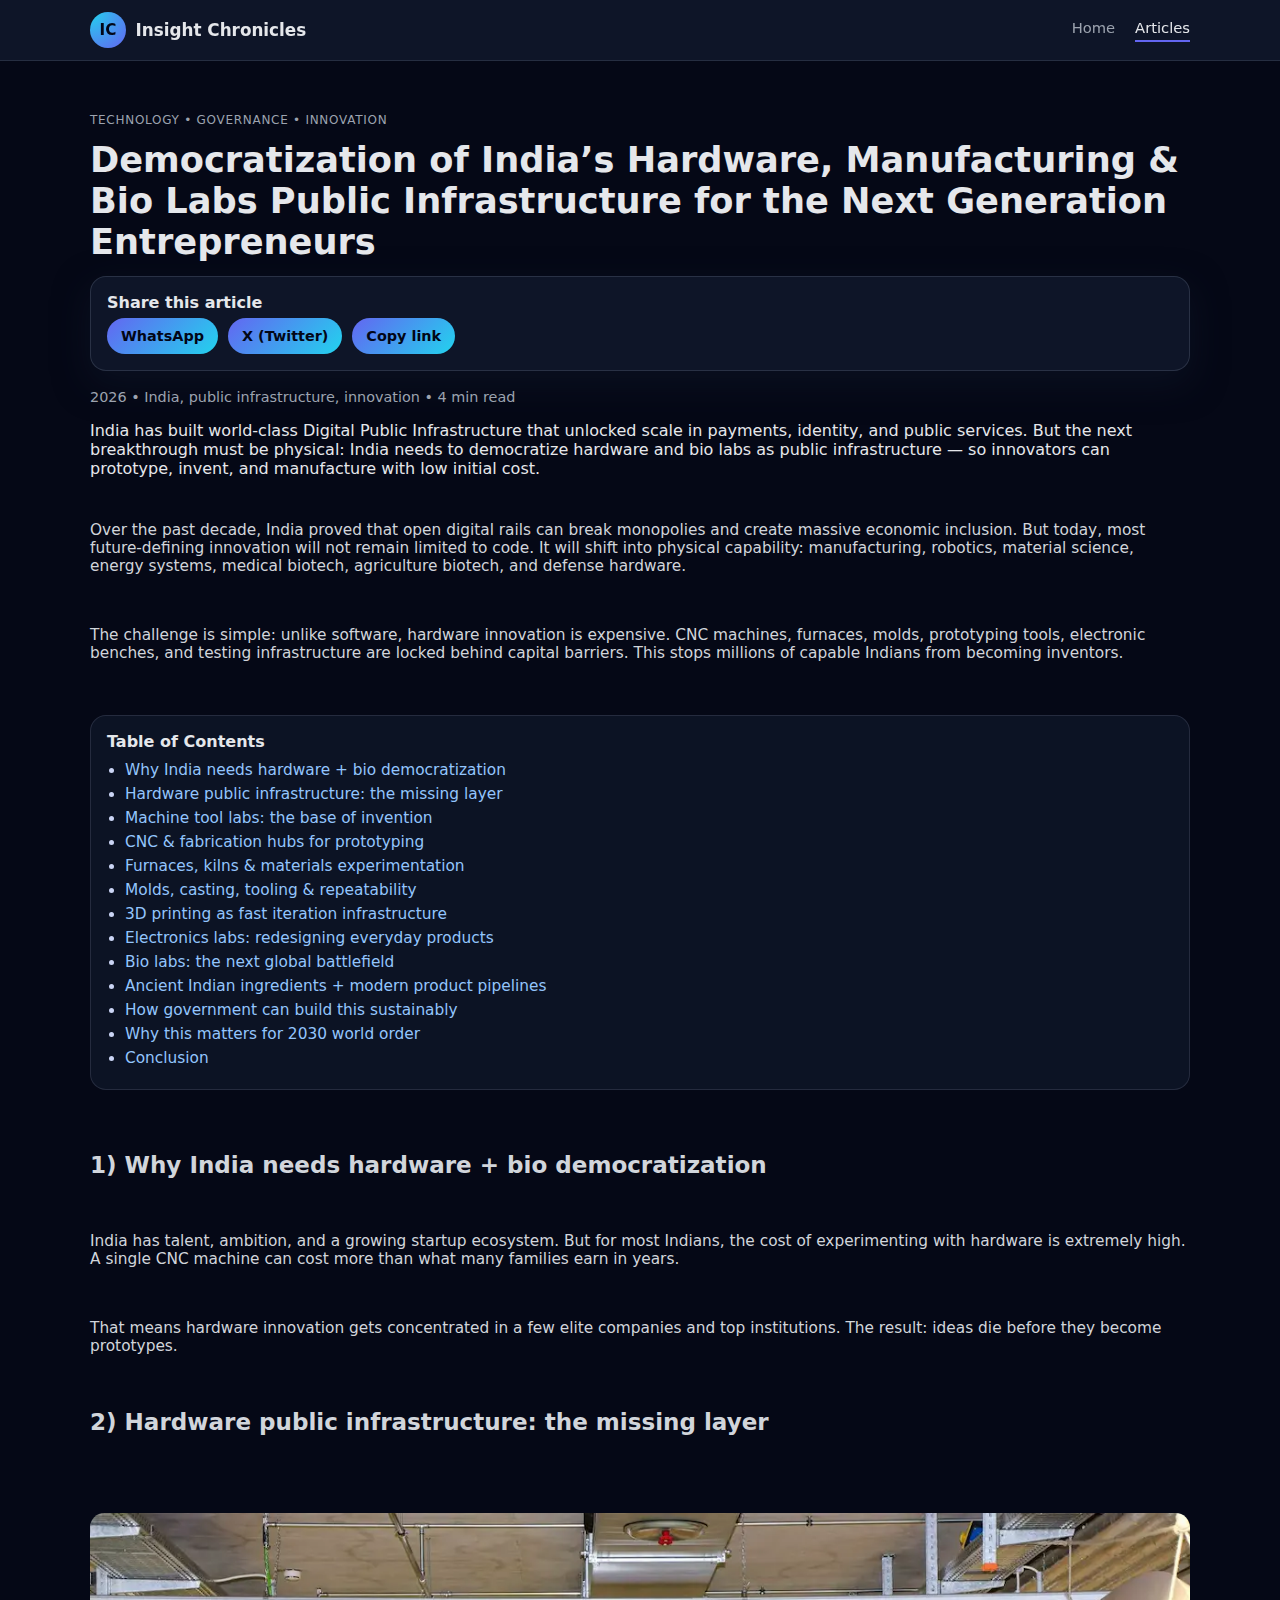
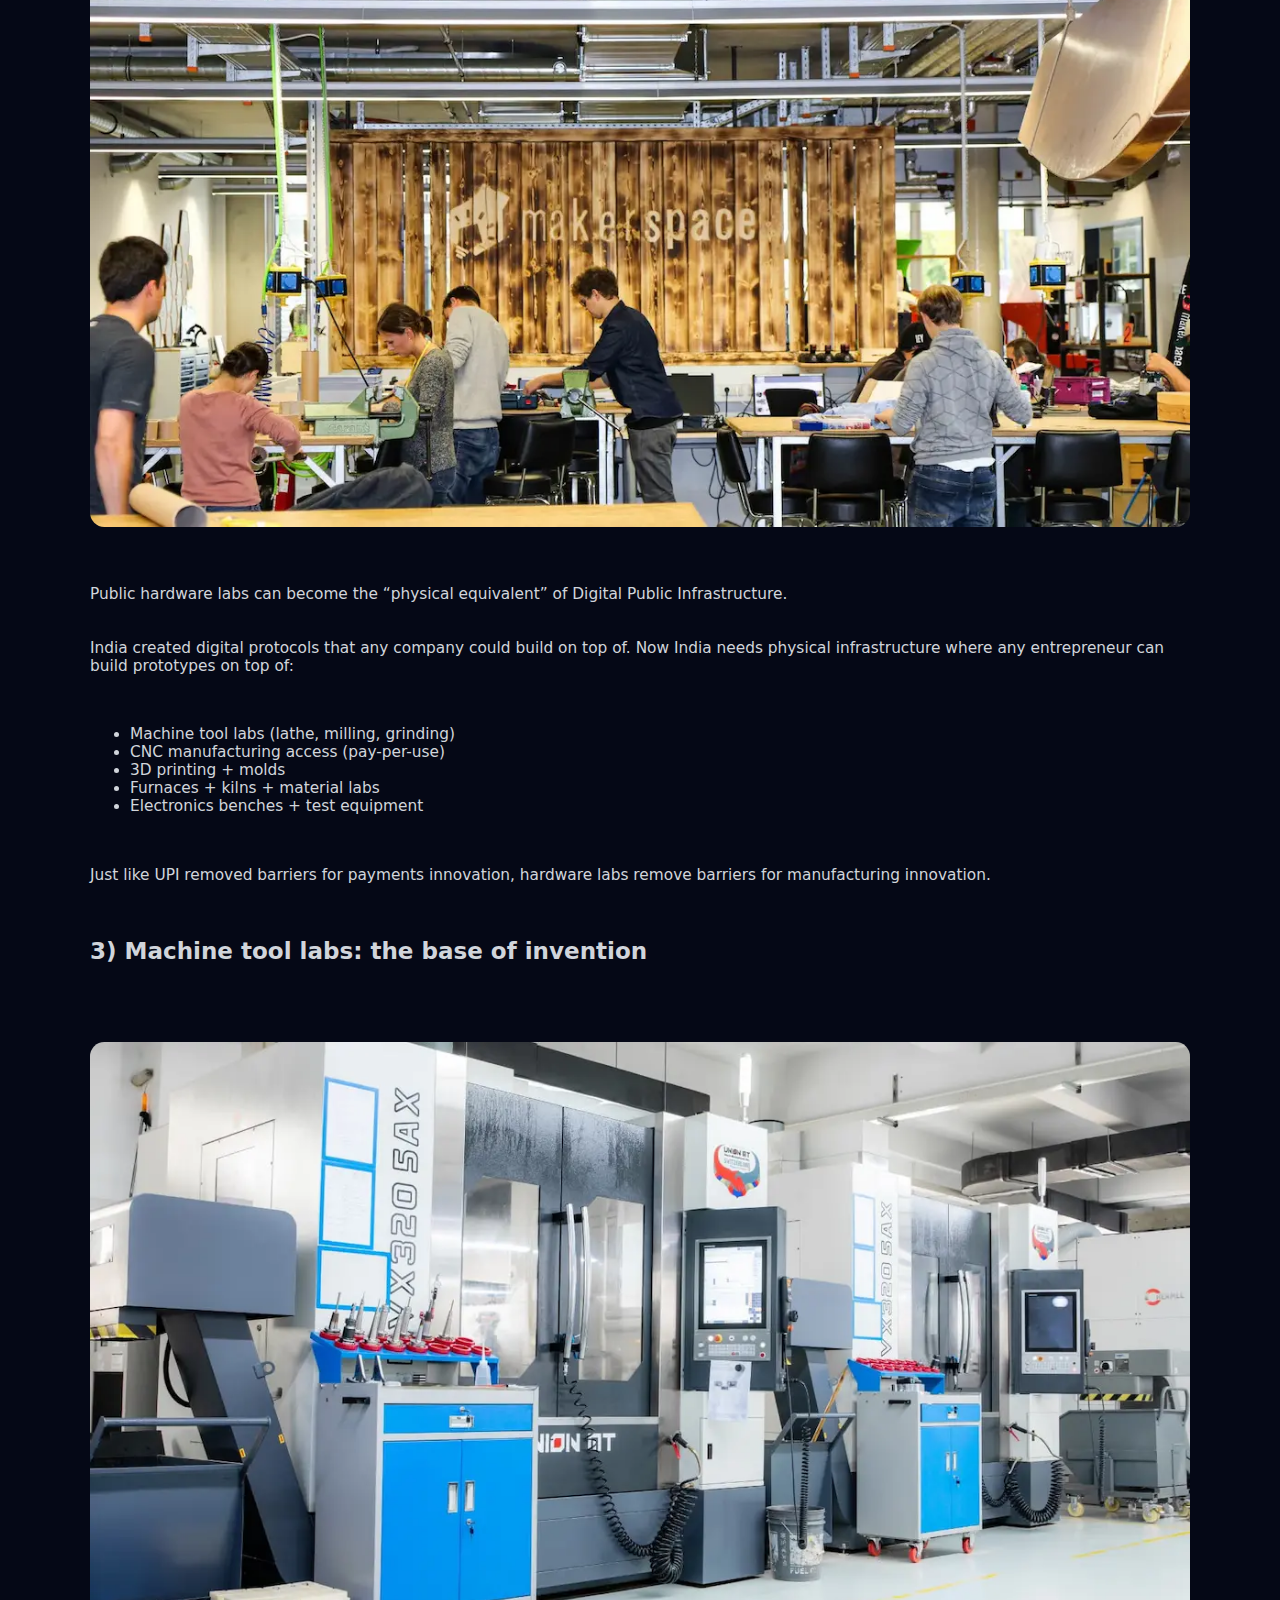
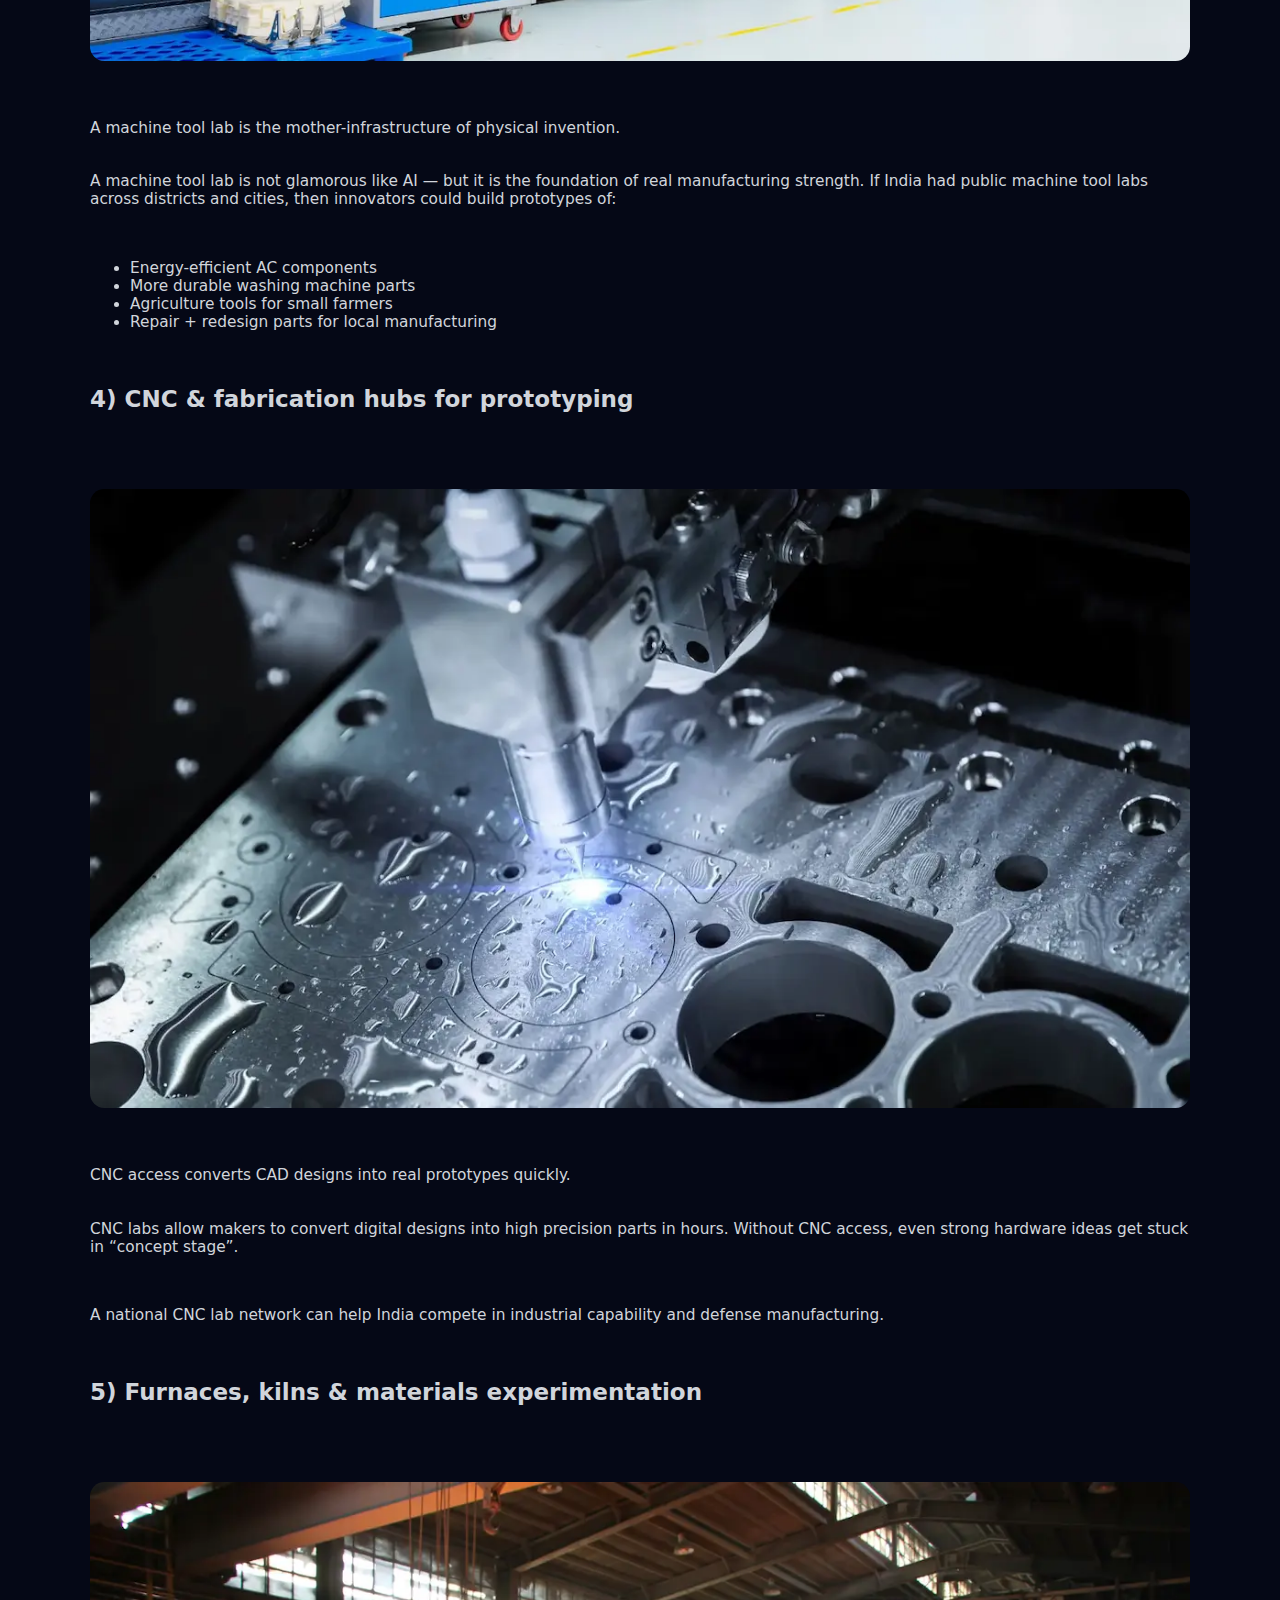
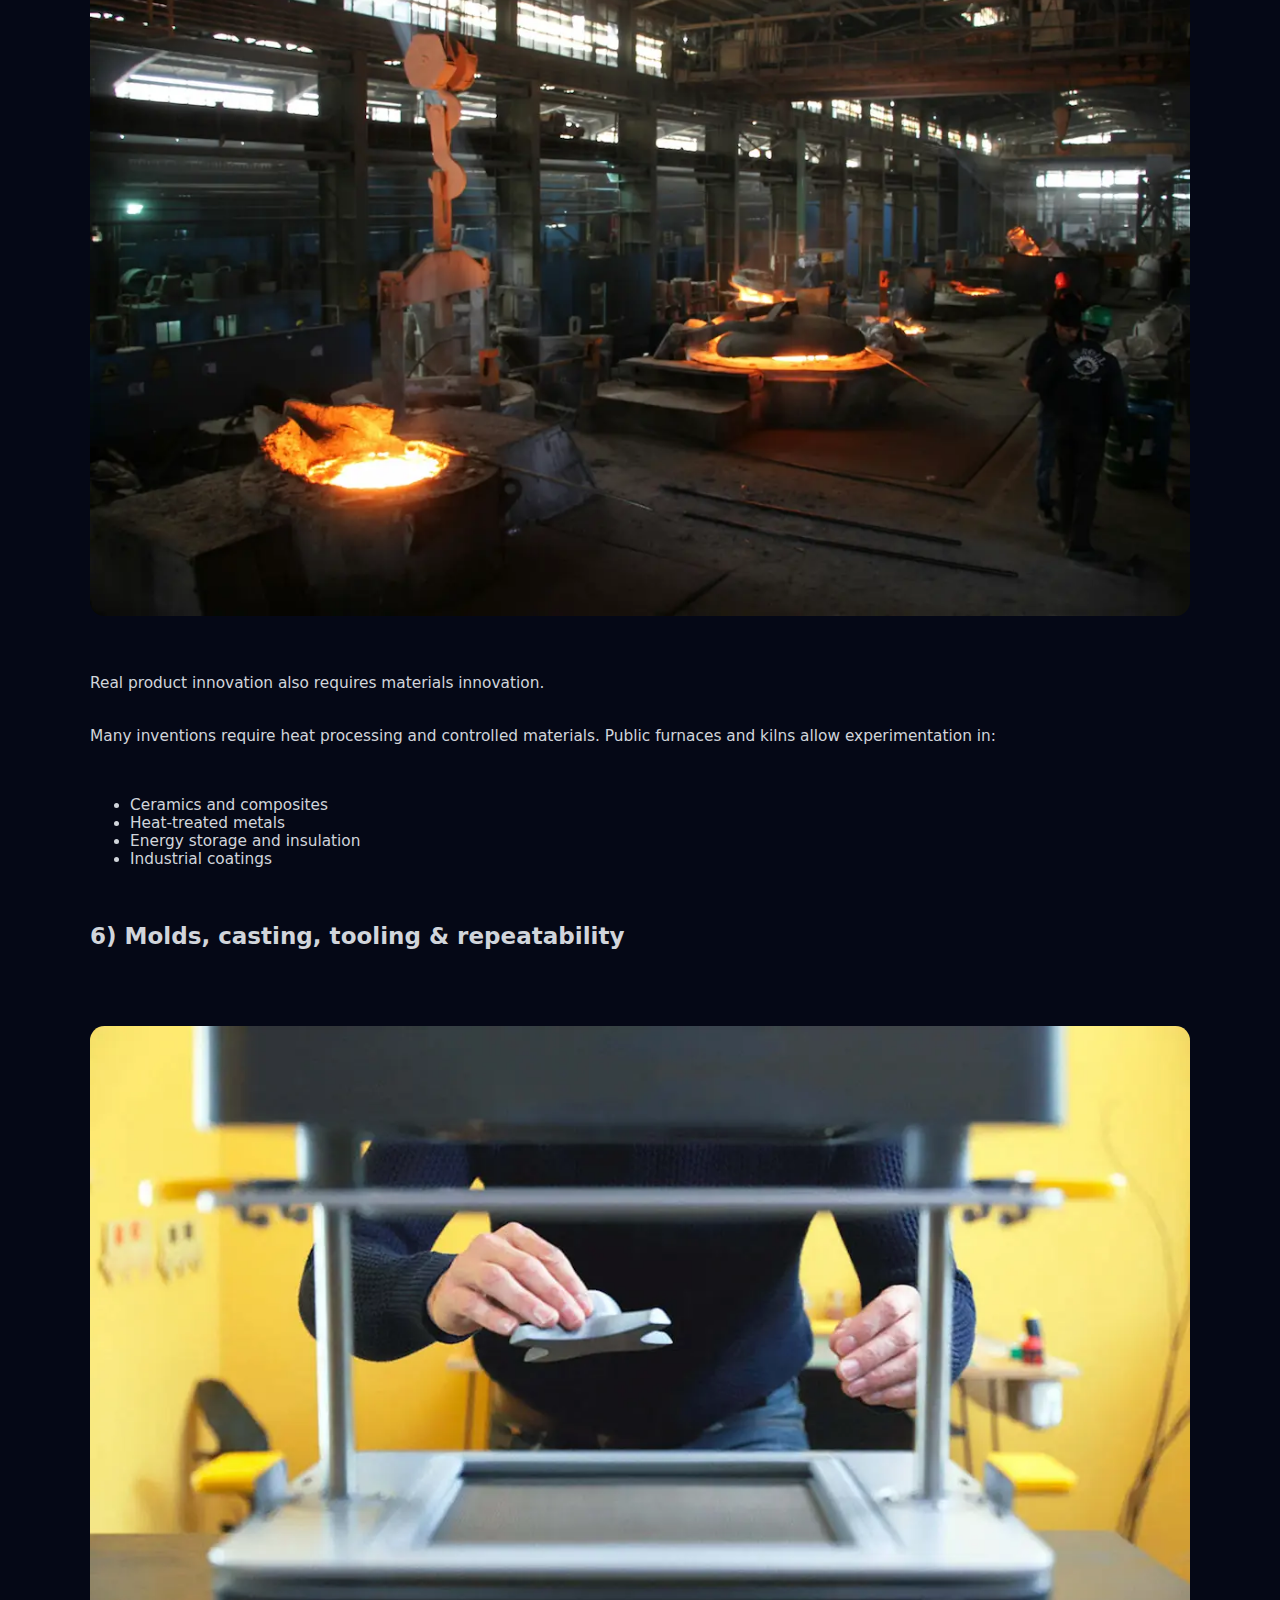
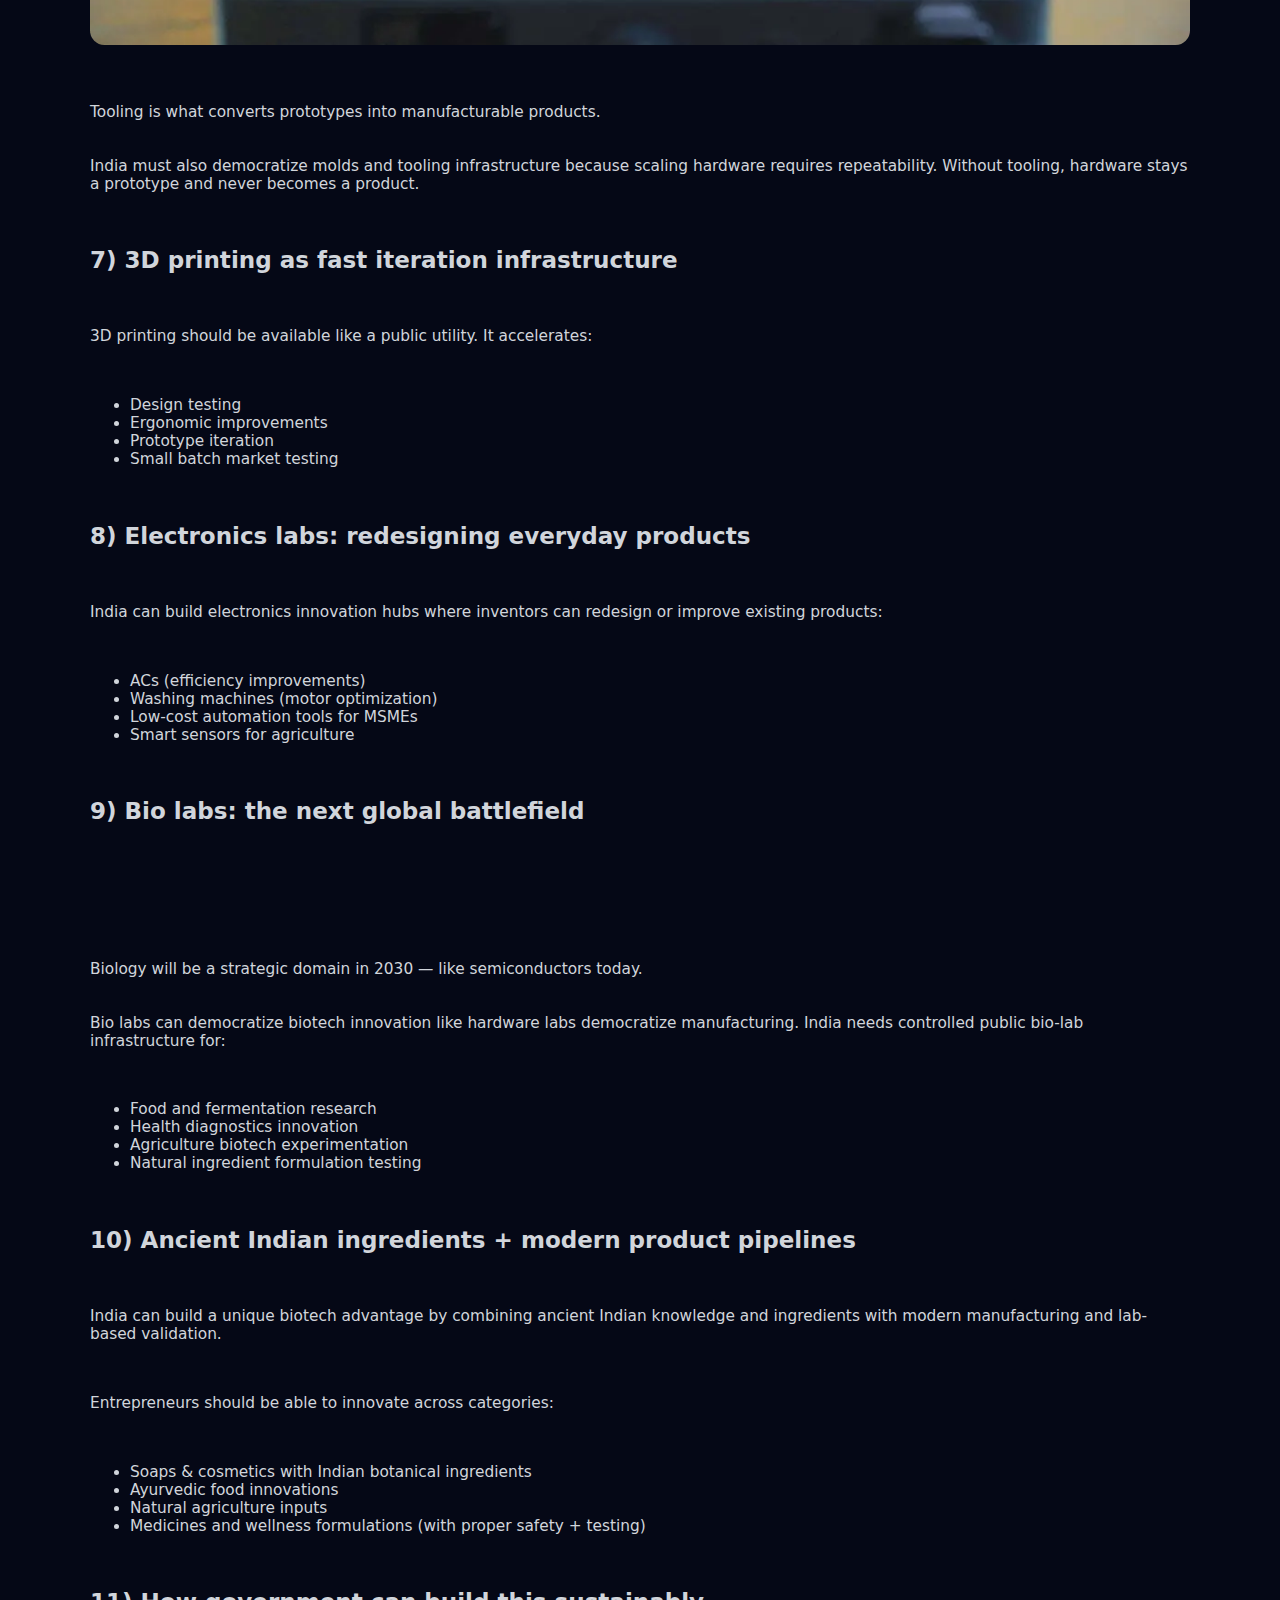
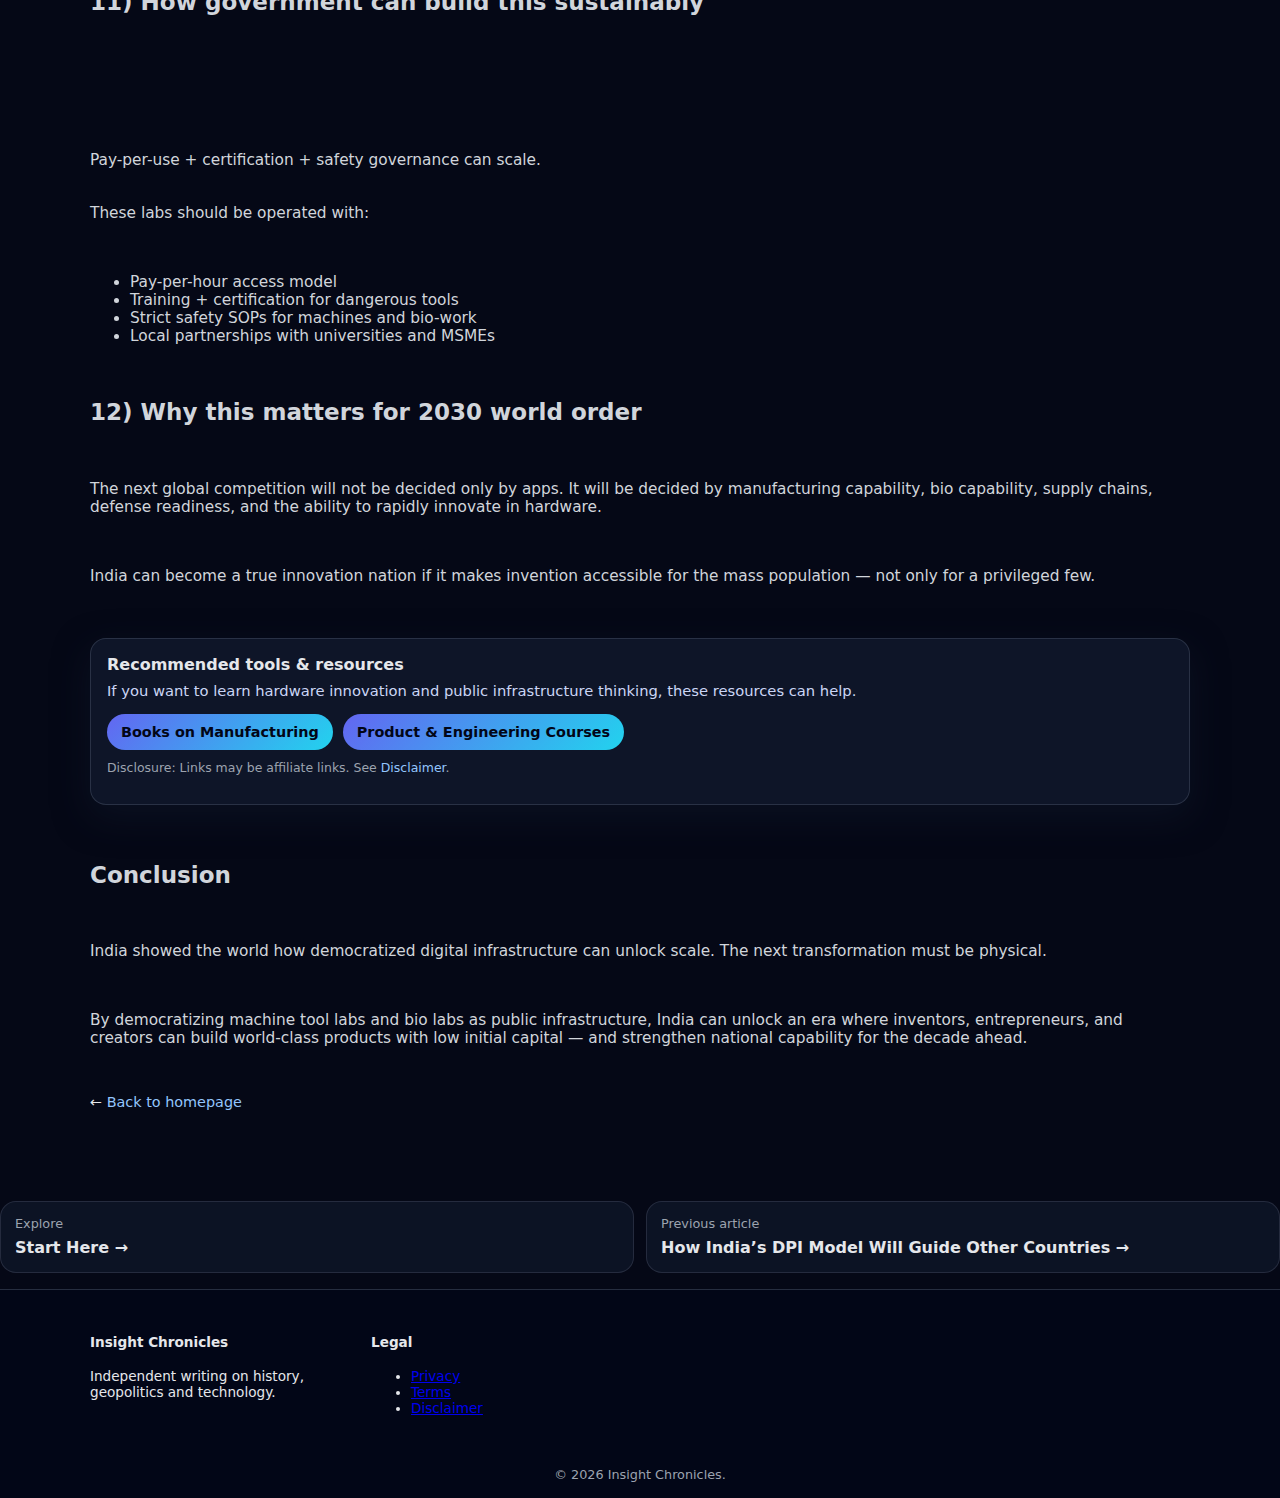
<file: article-hardware-bio.html>
<!doctype html>
<html lang="en">
<head>
  <!-- Adsense (keep placeholder until approved) -->
  <script async src="https://pagead2.googlesyndication.com/pagead/js/adsbygoogle.js?client=ca-pub-XXXXXXXXXXXXXXX"
     crossorigin="anonymous"></script>

  <meta charset="utf-8" />
  <meta name="viewport" content="width=device-width,initial-scale=1" />

  <!-- ✅ Canonical -->
  <link rel="canonical" href="https://insight-chronicles.com/article-hardware-bio.html" />

  <title>Democratization of India’s Hardware, Manufacturing & Bio Labs Public Infrastructure – Insight Chronicles</title>
  <meta name="description" content="India not only needs democratization of software and Digital Public Infrastructure — it also needs democratization of hardware, manufacturing, and bio-labs as public infrastructure for the next generation of inventors and entrepreneurs." />

  <link rel="stylesheet" href="styles.css" />

  <!-- ✅ OG -->
  <meta property="og:title" content="Democratization of India’s Hardware, Manufacturing & Bio Labs Public Infrastructure" />
  <meta property="og:description" content="A blueprint for maker labs, CNC access, furnaces, molds, 3D printers, and public bio-labs — enabling low-cost invention, innovation, and hardware startups in India." />
  <meta property="og:url" content="https://insight-chronicles.com/article-hardware-bio.html" />
  <meta property="og:type" content="article" />
  <meta property="og:image" content="https://insight-chronicles.com/images/hardware-infra.webp" />

  <!-- ✅ Twitter -->
  <meta name="twitter:card" content="summary_large_image" />
  <meta name="twitter:title" content="Democratization of India’s Hardware & Bio Labs Infrastructure" />
  <meta name="twitter:description" content="India should democratize machine tool labs and bio labs as public infrastructure — the next big leap after digital public infrastructure." />
  <meta name="twitter:image" content="https://insight-chronicles.com/images/hardware-infra.webp" />

  <!-- ✅ Schema -->
  <script type="application/ld+json">
  {
    "@context": "https://schema.org",
    "@type": "Article",
    "mainEntityOfPage": {
      "@type": "WebPage",
      "@id": "https://insight-chronicles.com/article-hardware-bio.html"
    },
    "headline": "Democratization of India’s Hardware, Manufacturing & Bio Labs Public Infrastructure for the Next Generation Entrepreneurs",
    "description": "India not only needs democratization of software and Digital Public Infrastructure — it also needs democratization of hardware, manufacturing, and bio-labs as public infrastructure for the next generation of inventors and entrepreneurs.",
    "image": [
      "https://insight-chronicles.com/images/hardware-infra.webp"
    ],
    "author": {
      "@type": "Organization",
      "name": "Insight Chronicles"
    },
    "publisher": {
      "@type": "Organization",
      "name": "Insight Chronicles",
      "logo": {
        "@type": "ImageObject",
        "url": "https://insight-chronicles.com/images/upi.webp"
      }
    }
  }
  </script>
</head>

<body class="ic-body">

  <header class="ic-header">
    <div class="ic-container ic-header-inner">
      <a href="index.html" class="ic-logo">
        <span class="ic-logo-mark">IC</span>
        <span>
          <span class="ic-logo-title">Insight Chronicles</span>
        </span>
      </a>

      <nav class="ic-nav">
        <a href="index.html" class="ic-nav-link">Home</a>
        <a href="index.html#latest" class="ic-nav-link ic-nav-link-active">Articles</a>
      </nav>
    </div>
  </header>

  <main class="article-wrapper">
    <div class="ic-container">

      <header class="article-heading">
        <p class="article-kicker">Technology • Governance • Innovation</p>

        <h1 class="article-title">
          Democratization of India’s Hardware, Manufacturing & Bio Labs Public Infrastructure for the Next Generation Entrepreneurs
        </h1>

        <!-- ✅ Share this article (same as Article-1) -->
        <div class="ic-affiliate-box" style="margin-top:14px;">
          <p class="ic-affiliate-title">Share this article</p>
          <div class="ic-affiliate-links">
            <a class="ic-affiliate-btn" id="shareWhatsapp" href="#" target="_blank" rel="noopener">WhatsApp</a>
            <a class="ic-affiliate-btn" id="shareX" href="#" target="_blank" rel="noopener">X (Twitter)</a>
            <a class="ic-affiliate-btn" id="copyLink" href="#">Copy link</a>
          </div>
          <p class="ic-affiliate-note" id="copyMsg" style="display:none;">Copied ✅</p>
        </div>

        <p class="article-meta">2026 • India, public infrastructure, innovation</p>

        <p class="article-lead">
          India has built world-class Digital Public Infrastructure that unlocked scale in payments, identity, and public services.
          But the next breakthrough must be physical: India needs to democratize hardware and bio labs as public infrastructure —
          so innovators can prototype, invent, and manufacture with low initial cost.
        </p>
      </header>

      <section class="article-body">
        <p>
          Over the past decade, India proved that open digital rails can break monopolies and create massive economic inclusion.
          But today, most future-defining innovation will not remain limited to code. It will shift into physical capability:
          manufacturing, robotics, material science, energy systems, medical biotech, agriculture biotech, and defense hardware.
        </p>

        <p>
          The challenge is simple: unlike software, hardware innovation is expensive. CNC machines, furnaces, molds,
          prototyping tools, electronic benches, and testing infrastructure are locked behind capital barriers.
          This stops millions of capable Indians from becoming inventors.
        </p>

        <!-- ✅ TOC same structure -->
        <div class="ic-toc">
          <h3>Table of Contents</h3>
          <ul>
            <li><a href="#why">Why India needs hardware + bio democratization</a></li>
            <li><a href="#hardware-pi">Hardware public infrastructure: the missing layer</a></li>
            <li><a href="#machine-tools">Machine tool labs: the base of invention</a></li>
            <li><a href="#cnc">CNC & fabrication hubs for prototyping</a></li>
            <li><a href="#furnaces">Furnaces, kilns & materials experimentation</a></li>
            <li><a href="#molds">Molds, casting, tooling & repeatability</a></li>
            <li><a href="#3dprinting">3D printing as fast iteration infrastructure</a></li>
            <li><a href="#electronics">Electronics labs: redesigning everyday products</a></li>
            <li><a href="#biolabs">Bio labs: the next global battlefield</a></li>
            <li><a href="#ancient">Ancient Indian ingredients + modern product pipelines</a></li>
            <li><a href="#model">How government can build this sustainably</a></li>
            <li><a href="#2030">Why this matters for 2030 world order</a></li>
            <li><a href="#conclusion">Conclusion</a></li>
          </ul>
        </div>

        <!-- Section 1 -->
        <h2 id="why">1) Why India needs hardware + bio democratization</h2>
        <p>
          India has talent, ambition, and a growing startup ecosystem. But for most Indians, the cost of experimenting with
          hardware is extremely high. A single CNC machine can cost more than what many families earn in years.
        </p>
        <p>
          That means hardware innovation gets concentrated in a few elite companies and top institutions.
          The result: ideas die before they become prototypes.
        </p>

        <!-- Section 2 -->
        <h2 id="hardware-pi">2) Hardware public infrastructure: the missing layer</h2>
        <picture class="article-section-image">
          <source type="image/webp" srcset="images/hardware-infra.webp">
          <img src="images/hardware-infra.webp" alt="Hardware public infrastructure labs in India" class="article-image" loading="lazy" />
        </picture>
        <figcaption class="article-figure">
          Public hardware labs can become the “physical equivalent” of Digital Public Infrastructure.
        </figcaption>
        <p>
          India created digital protocols that any company could build on top of. Now India needs physical infrastructure
          where any entrepreneur can build prototypes on top of:
        </p>
        <ul>
          <li>Machine tool labs (lathe, milling, grinding)</li>
          <li>CNC manufacturing access (pay-per-use)</li>
          <li>3D printing + molds</li>
          <li>Furnaces + kilns + material labs</li>
          <li>Electronics benches + test equipment</li>
        </ul>
        <p>
          Just like UPI removed barriers for payments innovation, hardware labs remove barriers for manufacturing innovation.
        </p>

        <!-- Section 3 -->
        <h2 id="machine-tools">3) Machine tool labs: the base of invention</h2>
        <picture class="article-section-image">
          <source type="image/webp" srcset="images/machine-tools.webp">
          <img src="images/machine-tools.webp" alt="Machine tool lab for prototyping" class="article-image" loading="lazy" />
        </picture>
        <figcaption class="article-figure">
          A machine tool lab is the mother-infrastructure of physical invention.
        </figcaption>
        <p>
          A machine tool lab is not glamorous like AI — but it is the foundation of real manufacturing strength.
          If India had public machine tool labs across districts and cities, then innovators could build prototypes of:
        </p>
        <ul>
          <li>Energy-efficient AC components</li>
          <li>More durable washing machine parts</li>
          <li>Agriculture tools for small farmers</li>
          <li>Repair + redesign parts for local manufacturing</li>
        </ul>

        <!-- Section 4 -->
        <h2 id="cnc">4) CNC & fabrication hubs for prototyping</h2>
        <picture class="article-section-image">
          <source type="image/webp" srcset="images/cnc-fab.webp">
          <img src="images/cnc-fab.webp" alt="CNC fabrication hub in India" class="article-image" loading="lazy" />
        </picture>
        <figcaption class="article-figure">
          CNC access converts CAD designs into real prototypes quickly.
        </figcaption>
        <p>
          CNC labs allow makers to convert digital designs into high precision parts in hours.
          Without CNC access, even strong hardware ideas get stuck in “concept stage”.
        </p>
        <p>
          A national CNC lab network can help India compete in industrial capability and defense manufacturing.
        </p>

        <!-- Section 5 -->
        <h2 id="furnaces">5) Furnaces, kilns & materials experimentation</h2>
        <picture class="article-section-image">
          <source type="image/webp" srcset="images/furnaces-kilns.webp">
          <img src="images/furnaces-kilns.webp" alt="Furnaces and kilns for materials experiments" class="article-image" loading="lazy" />
        </picture>
        <figcaption class="article-figure">
          Real product innovation also requires materials innovation.
        </figcaption>
        <p>
          Many inventions require heat processing and controlled materials.
          Public furnaces and kilns allow experimentation in:
        </p>
        <ul>
          <li>Ceramics and composites</li>
          <li>Heat-treated metals</li>
          <li>Energy storage and insulation</li>
          <li>Industrial coatings</li>
        </ul>

        <!-- Section 6 -->
        <h2 id="molds">6) Molds, casting, tooling & repeatability</h2>
        <picture class="article-section-image">
          <source type="image/webp" srcset="images/3d-printing-molds.webp">
          <img src="images/3d-printing-molds.webp" alt="Molds and tooling in public labs" class="article-image" loading="lazy" />
        </picture>
        <figcaption class="article-figure">
          Tooling is what converts prototypes into manufacturable products.
        </figcaption>
        <p>
          India must also democratize molds and tooling infrastructure because scaling hardware requires repeatability.
          Without tooling, hardware stays a prototype and never becomes a product.
        </p>

        <!-- Section 7 -->
        <h2 id="3dprinting">7) 3D printing as fast iteration infrastructure</h2>
        <p>
          3D printing should be available like a public utility. It accelerates:
        </p>
        <ul>
          <li>Design testing</li>
          <li>Ergonomic improvements</li>
          <li>Prototype iteration</li>
          <li>Small batch market testing</li>
        </ul>

        <!-- Section 8 -->
        <h2 id="electronics">8) Electronics labs: redesigning everyday products</h2>
        <p>
          India can build electronics innovation hubs where inventors can redesign or improve existing products:
        </p>
        <ul>
          <li>ACs (efficiency improvements)</li>
          <li>Washing machines (motor optimization)</li>
          <li>Low-cost automation tools for MSMEs</li>
          <li>Smart sensors for agriculture</li>
        </ul>

        <!-- Section 9 -->
        <h2 id="biolabs">9) Bio labs: the next global battlefield</h2>
        <picture class="article-section-image">
          <source type="image/webp" srcset="images/bio-labs.webp">
          <img src="images/bio-labs.webp" alt="Public bio labs in India" class="article-image" loading="lazy" />
        </picture>
        <figcaption class="article-figure">
          Biology will be a strategic domain in 2030 — like semiconductors today.
        </figcaption>
        <p>
          Bio labs can democratize biotech innovation like hardware labs democratize manufacturing.
          India needs controlled public bio-lab infrastructure for:
        </p>
        <ul>
          <li>Food and fermentation research</li>
          <li>Health diagnostics innovation</li>
          <li>Agriculture biotech experimentation</li>
          <li>Natural ingredient formulation testing</li>
        </ul>

        <!-- Section 10 -->
        <h2 id="ancient">10) Ancient Indian ingredients + modern product pipelines</h2>
        <p>
          India can build a unique biotech advantage by combining ancient Indian knowledge and ingredients with
          modern manufacturing and lab-based validation.
        </p>
        <p>
          Entrepreneurs should be able to innovate across categories:
        </p>
        <ul>
          <li>Soaps & cosmetics with Indian botanical ingredients</li>
          <li>Ayurvedic food innovations</li>
          <li>Natural agriculture inputs</li>
          <li>Medicines and wellness formulations (with proper safety + testing)</li>
        </ul>

        <!-- Section 11 -->
        <h2 id="model">11) How government can build this sustainably</h2>
        <picture class="article-section-image">
          <source type="image/webp" srcset="images/governance-model.webp">
          <img src="images/governance-model.webp" alt="Governance model for public labs" class="article-image" loading="lazy" />
        </picture>
        <figcaption class="article-figure">
          Pay-per-use + certification + safety governance can scale.
        </figcaption>
        <p>
          These labs should be operated with:
        </p>
        <ul>
          <li>Pay-per-hour access model</li>
          <li>Training + certification for dangerous tools</li>
          <li>Strict safety SOPs for machines and bio-work</li>
          <li>Local partnerships with universities and MSMEs</li>
        </ul>

        <!-- Section 12 -->
        <h2 id="2030">12) Why this matters for 2030 world order</h2>
        <p>
          The next global competition will not be decided only by apps.
          It will be decided by manufacturing capability, bio capability, supply chains, defense readiness,
          and the ability to rapidly innovate in hardware.
        </p>
        <p>
          India can become a true innovation nation if it makes invention accessible for the mass population —
          not only for a privileged few.
        </p>

        <!-- Affiliate / Tools section -->
        <div class="ic-affiliate-box">
          <p class="ic-affiliate-title">Recommended tools & resources</p>
          <p class="ic-affiliate-text">
            If you want to learn hardware innovation and public infrastructure thinking, these resources can help.
          </p>

          <div class="ic-affiliate-links">
            <a class="ic-affiliate-btn" href="https://www.amazon.in/" target="_blank" rel="noopener noreferrer">
              Books on Manufacturing
            </a>
            <a class="ic-affiliate-btn" href="https://www.coursera.org/" target="_blank" rel="noopener noreferrer">
              Product & Engineering Courses
            </a>
          </div>

          <p class="ic-affiliate-note">
            Disclosure: Links may be affiliate links. See
            <a href="disclaimer.html" style="color:#93c5fd;text-decoration:none;">Disclaimer</a>.
          </p>
        </div>

        <!-- Conclusion -->
        <h2 id="conclusion">Conclusion</h2>
        <p>
          India showed the world how democratized digital infrastructure can unlock scale.
          The next transformation must be physical.
        </p>
        <p>
          By democratizing machine tool labs and bio labs as public infrastructure,
          India can unlock an era where inventors, entrepreneurs, and creators can build world-class products
          with low initial capital — and strengthen national capability for the decade ahead.
        </p>
      </section>

      <p style="margin-top:2rem;font-size:0.9rem;">
        ← <a href="index.html" style="color:#93c5fd;text-decoration:none;">Back to homepage</a>
      </p>
    </div>
  </main>

  <!-- ✅ Article navigation (same style as article-1) -->
  <section class="ic-article-nav">
    <a href="start-here.html">
      <div class="kicker">Explore</div>
      <div class="title">Start Here →</div>
    </a>

    <a href="article-1.html">
      <div class="kicker">Previous article</div>
      <div class="title">How India’s DPI Model Will Guide Other Countries →</div>
    </a>
  </section>

  <footer class="ic-footer">
    <div class="ic-container ic-footer-grid">
      <div>
        <h4>Insight Chronicles</h4>
        <p>Independent writing on history, geopolitics and technology.</p>
      </div>
      <div>
        <h4>Legal</h4>
        <ul>
          <li><a href="privacy.html">Privacy</a></li>
          <li><a href="terms.html">Terms</a></li>
          <li><a href="disclaimer.html">Disclaimer</a></li>
        </ul>
      </div>
    </div>
    <div class="ic-footer-bottom">© 2026 Insight Chronicles.</div>
  </footer>

  <button class="ic-backtotop" id="backToTop">↑ Top</button>

  <script>
    const btn = document.getElementById("backToTop");
    window.addEventListener("scroll", () => {
      if (!btn) return;
      btn.style.display = window.scrollY > 500 ? "block" : "none";
    });
    if (btn) btn.addEventListener("click", () => window.scrollTo({ top: 0, behavior: "smooth" }));
  </script>

  <script>
    // Simple reading time estimator
    (function () {
      const article = document.querySelector("section.article-body");
      if (!article) return;
      const words = (article.innerText || "").trim().split(/\s+/).length;
      const minutes = Math.max(3, Math.round(words / 200));
      const meta = document.querySelector(".article-meta");
      if (meta) meta.textContent = meta.textContent + " • " + minutes + " min read";
    })();
  </script>

  <script>
    const url = encodeURIComponent(window.location.href);
    const text = encodeURIComponent(document.title);

    const wa = document.getElementById("shareWhatsapp");
    const x = document.getElementById("shareX");
    const copy = document.getElementById("copyLink");
    const msg = document.getElementById("copyMsg");

    if (wa) wa.href = `https://wa.me/?text=${text}%0A${url}`;
    if (x) x.href = `https://twitter.com/intent/tweet?text=${text}&url=${url}`;

    if (copy) {
      copy.addEventListener("click", async (e) => {
        e.preventDefault();
        try {
          await navigator.clipboard.writeText(window.location.href);
          if (msg) { msg.style.display = "block"; setTimeout(()=>msg.style.display="none", 1500); }
        } catch {
          alert("Copy failed. Please copy manually from address bar.");
        }
      });
    }
  </script>

</body>
</html>
</file>
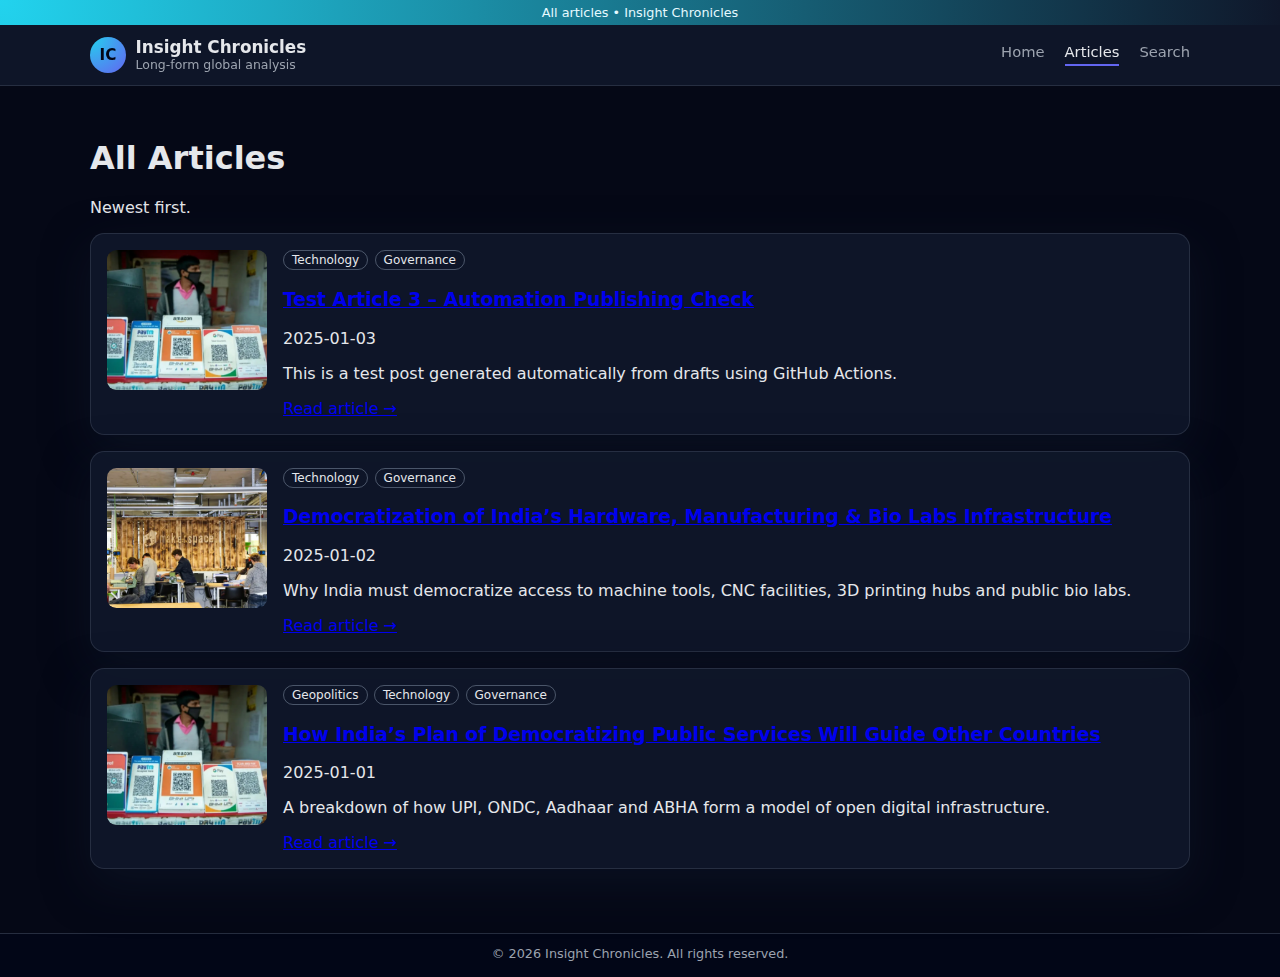
<file: articles.html>
<!doctype html>
<html lang="en">
<head>
  <meta charset="utf-8" />
  <meta name="viewport" content="width=device-width,initial-scale=1" />
  <title>Articles – Insight Chronicles</title>
  <meta name="description" content="All long-form articles published on Insight Chronicles." />
  <link rel="stylesheet" href="styles.css" />
</head>
<body class="ic-body">
  <div class="ic-topstrip">All articles • Insight Chronicles</div>

  <header class="ic-header">
    <div class="ic-container ic-header-inner">
      <a href="index.html" class="ic-logo">
        <span class="ic-logo-mark">IC</span>
        <span>
          <span class="ic-logo-title">Insight Chronicles</span>
          <span class="ic-logo-sub">Long-form global analysis</span>
        </span>
      </a>

      <nav class="ic-nav">
        <a href="index.html" class="ic-nav-link">Home</a>
        <a href="articles.html" class="ic-nav-link ic-nav-link-active">Articles</a>
        <a href="search.html" class="ic-nav-link">Search</a>
      </nav>
    </div>
  </header>

  <main class="ic-main">
    <div class="ic-container">
      <div class="ic-section-header">
        <h1>All Articles</h1>
        <p>Newest first.</p>
      </div>

      <div style="display:grid;gap:16px;">
        
        <article class="ic-article-card">
          <a href="article-3.html" class="ic-article-thumb-link">
            <img src="images/upi.webp" alt="Test Article 3 – Automation Publishing Check" class="ic-article-thumb" />
          </a>
          <div>
            <div class="ic-article-tags"><span class="ic-tag">Technology</span> <span class="ic-tag">Governance</span></div>
            <h3 class="ic-article-title"><a href="article-3.html">Test Article 3 – Automation Publishing Check</a></h3>
            <p class="ic-article-meta">2025-01-03</p>
            <p class="ic-article-excerpt">This is a test post generated automatically from drafts using GitHub Actions.</p>
            <a href="article-3.html" class="ic-article-read">Read article →</a>
          </div>
        </article>
        
        <article class="ic-article-card">
          <a href="article-hardware-bio.html" class="ic-article-thumb-link">
            <img src="images/hardware-bio.webp" alt="Democratization of India’s Hardware, Manufacturing &amp; Bio Labs Infrastructure" class="ic-article-thumb" />
          </a>
          <div>
            <div class="ic-article-tags"><span class="ic-tag">Technology</span> <span class="ic-tag">Governance</span></div>
            <h3 class="ic-article-title"><a href="article-hardware-bio.html">Democratization of India’s Hardware, Manufacturing &amp; Bio Labs Infrastructure</a></h3>
            <p class="ic-article-meta">2025-01-02</p>
            <p class="ic-article-excerpt">Why India must democratize access to machine tools, CNC facilities, 3D printing hubs and public bio labs.</p>
            <a href="article-hardware-bio.html" class="ic-article-read">Read article →</a>
          </div>
        </article>
        
        <article class="ic-article-card">
          <a href="article-1.html" class="ic-article-thumb-link">
            <img src="images/upi.webp" alt="How India’s Plan of Democratizing Public Services Will Guide Other Countries" class="ic-article-thumb" />
          </a>
          <div>
            <div class="ic-article-tags"><span class="ic-tag">Geopolitics</span> <span class="ic-tag">Technology</span> <span class="ic-tag">Governance</span></div>
            <h3 class="ic-article-title"><a href="article-1.html">How India’s Plan of Democratizing Public Services Will Guide Other Countries</a></h3>
            <p class="ic-article-meta">2025-01-01</p>
            <p class="ic-article-excerpt">A breakdown of how UPI, ONDC, Aadhaar and ABHA form a model of open digital infrastructure.</p>
            <a href="article-1.html" class="ic-article-read">Read article →</a>
          </div>
        </article>
        
      </div>
    </div>
  </main>

  <footer class="ic-footer">
    <div class="ic-container ic-footer-bottom">© 2026 Insight Chronicles. All rights reserved.</div>
  </footer>
</body>
</html>
</file>
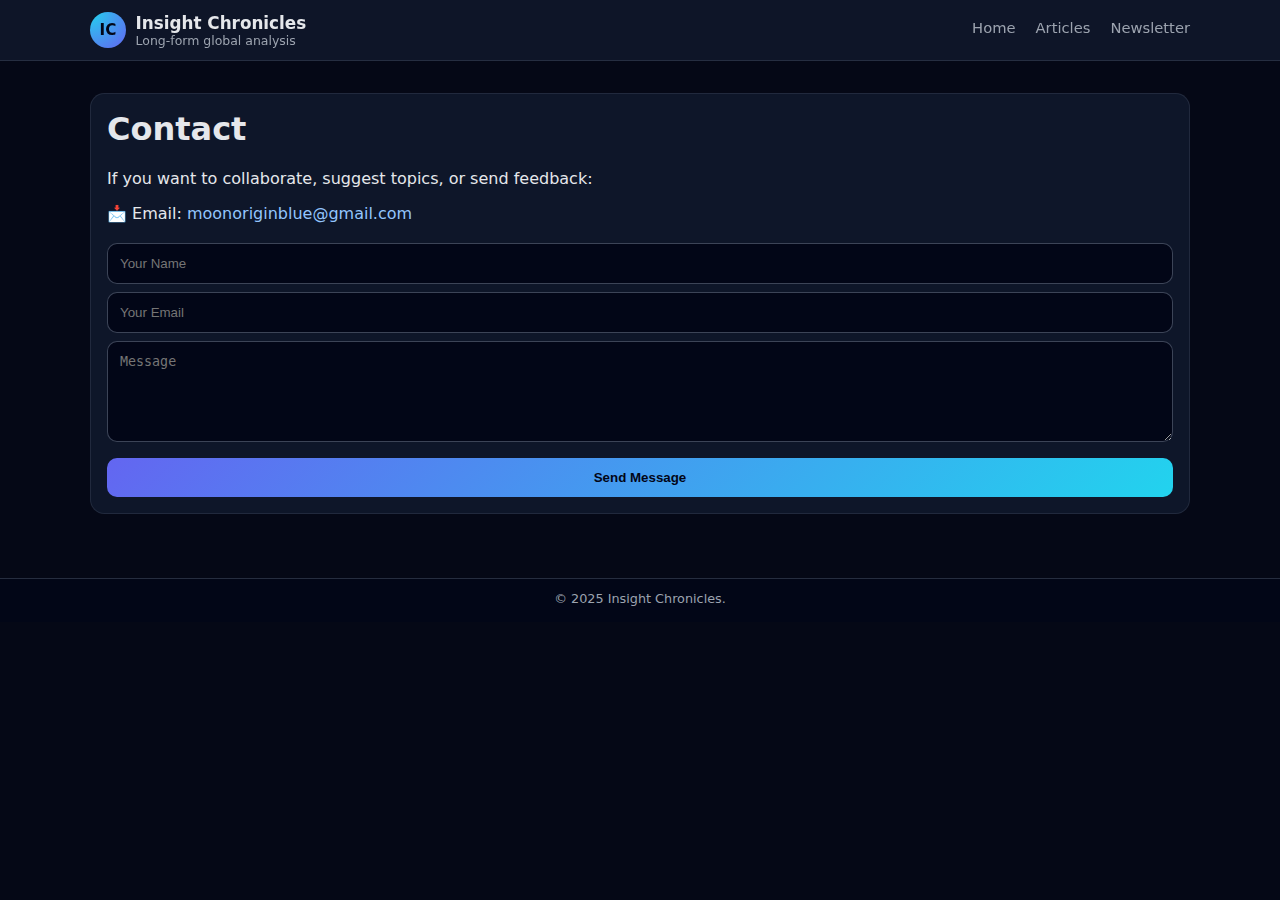
<file: contact.html>
<!doctype html>
<html lang="en">
<head>
  <meta charset="utf-8" />
  <meta name="viewport" content="width=device-width,initial-scale=1" />
  <title>Contact – Insight Chronicles</title>
  <meta name="description" content="Contact Insight Chronicles." />
  <link rel="stylesheet" href="styles.css" />
</head>
<body class="ic-body">

  <header class="ic-header">
    <div class="ic-container ic-header-inner">
      <a href="index.html" class="ic-logo">
        <span class="ic-logo-mark">IC</span>
        <span>
          <span class="ic-logo-title">Insight Chronicles</span>
          <span class="ic-logo-sub">Long-form global analysis</span>
        </span>
      </a>
      <nav class="ic-nav">
        <a href="index.html" class="ic-nav-link">Home</a>
        <a href="index.html#latest" class="ic-nav-link">Articles</a>
        <a href="newsletter.html" class="ic-nav-link">Newsletter</a>
      </nav>
    </div>
  </header>

  <main class="ic-main">
    <div class="ic-container">
      <div class="ic-sidebar-block">
        <h1 style="margin-top:0;">Contact</h1>
        <p>If you want to collaborate, suggest topics, or send feedback:</p>

        <p style="margin: 12px 0;">
          📩 Email:
          <a href="mailto:moonoriginblue@gmail.com" style="color:#93c5fd;text-decoration:none;">
            moonoriginblue@gmail.com
          </a>
        </p>

        <form onsubmit="alert('Contact form will be connected later. Please email directly.'); return false;">
          <input type="text" placeholder="Your Name" required style="width:100%;padding:12px;border-radius:10px;border:1px solid rgba(148,163,184,0.4);background:#020617;color:#e5e7eb;margin-top:8px;">
          <input type="email" placeholder="Your Email" required style="width:100%;padding:12px;border-radius:10px;border:1px solid rgba(148,163,184,0.4);background:#020617;color:#e5e7eb;margin-top:8px;">
          <textarea placeholder="Message" required rows="5" style="width:100%;padding:12px;border-radius:10px;border:1px solid rgba(148,163,184,0.4);background:#020617;color:#e5e7eb;margin-top:8px;"></textarea>

          <button type="submit" style="margin-top:12px;width:100%;padding:12px;border-radius:10px;border:none;background:linear-gradient(135deg,#6366f1,#22d3ee);color:#020617;font-weight:700;">
            Send Message
          </button>
        </form>
      </div>
    </div>
  </main>

  <footer class="ic-footer">
    <div class="ic-container ic-footer-bottom">© 2025 Insight Chronicles.</div>
  </footer>

</body>
</html>
</file>
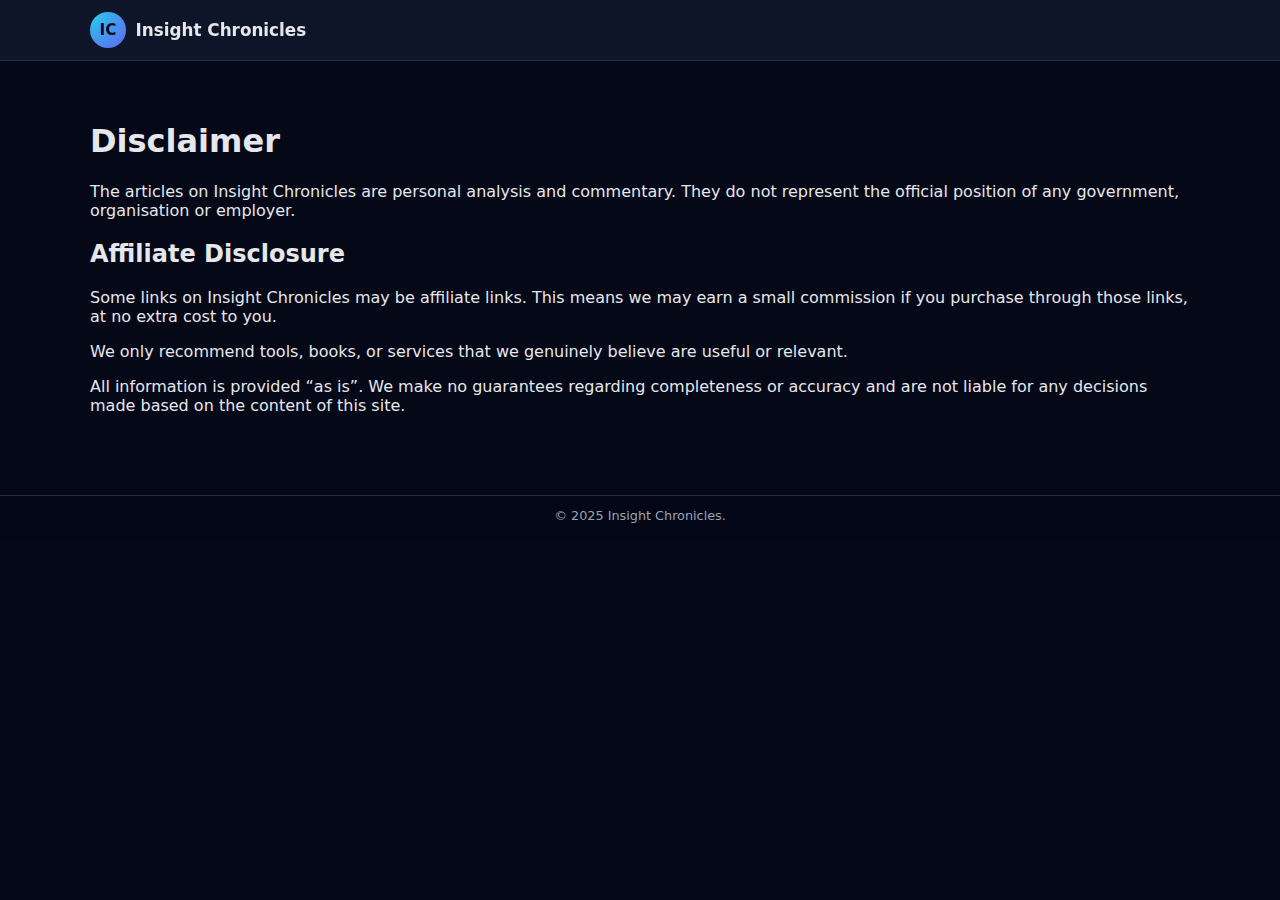
<file: disclaimer.html>
<!DOCTYPE html>
<html lang="en">
<head>
  <meta charset="UTF-8" />
  <meta name="viewport" content="width=device-width, initial-scale=1.0" />
  <title>Disclaimer – Insight Chronicles</title>
  <link rel="stylesheet" href="styles.css" />
</head>
<body class="ic-body">
  <header class="ic-header">
    <div class="ic-container ic-header-inner">
      <a href="index.html" class="ic-logo">
        <span class="ic-logo-mark">IC</span>
        <span class="ic-logo-text">
          <span class="ic-logo-title">Insight Chronicles</span>
        </span>
      </a>
    </div>
  </header>

  <main class="article-wrapper">
    <div class="ic-container legal-page">
      <h1>Disclaimer</h1>
      <p>The articles on Insight Chronicles are personal analysis and commentary. They do not represent the official position of any government, organisation or employer.</p>
      <h2>Affiliate Disclosure</h2>
<p>
  Some links on Insight Chronicles may be affiliate links. This means we may earn a small commission
  if you purchase through those links, at no extra cost to you.
</p>
<p>
  We only recommend tools, books, or services that we genuinely believe are useful or relevant.
</p>

      <p>All information is provided “as is”. We make no guarantees regarding completeness or accuracy and are not liable for any decisions made based on the content of this site.</p>
    </div>
  </main>

  <footer class="ic-footer">
    <div class="ic-footer-bottom">© 2025 Insight Chronicles.</div>
  </footer>
</body>
</html>
</file>
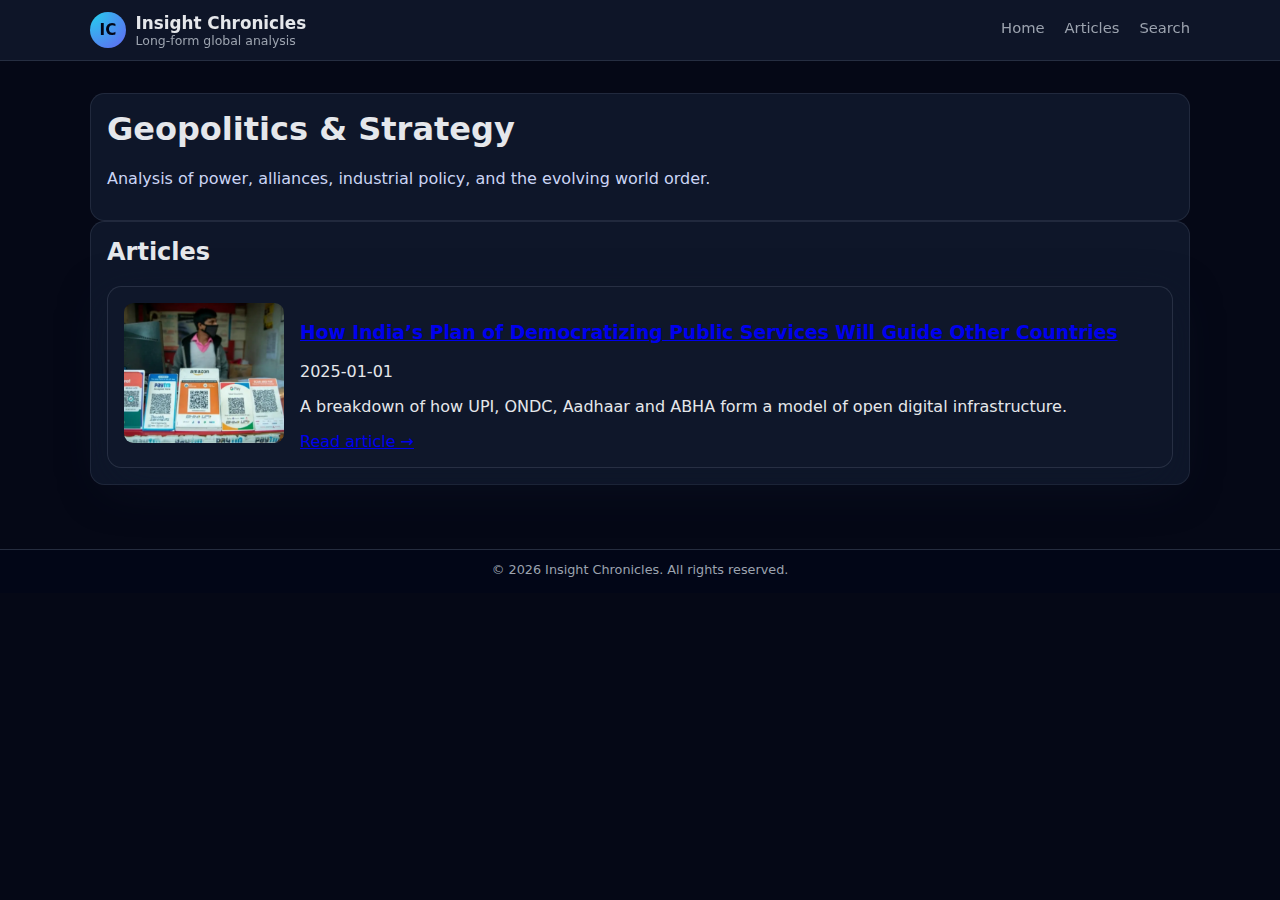
<file: geopolitics.html>
<!doctype html>
<html lang="en">
<head>
  <meta charset="utf-8" />
  <meta name="viewport" content="width=device-width,initial-scale=1" />
  <title>Geopolitics &amp; Strategy – Insight Chronicles</title>
  <meta name="description" content="Analysis of power, alliances, industrial policy, and the evolving world order." />
  <link rel="stylesheet" href="styles.css" />
</head>
<body class="ic-body">

<header class="ic-header">
  <div class="ic-container ic-header-inner">
    <a href="index.html" class="ic-logo">
      <span class="ic-logo-mark">IC</span>
      <span>
        <span class="ic-logo-title">Insight Chronicles</span>
        <span class="ic-logo-sub">Long-form global analysis</span>
      </span>
    </a>

    <nav class="ic-nav">
      <a href="index.html" class="ic-nav-link">Home</a>
      <a href="articles.html" class="ic-nav-link">Articles</a>
      <a href="search.html" class="ic-nav-link">Search</a>
    </nav>
  </div>
</header>

<main class="ic-main">
  <div class="ic-container">
    <section class="ic-sidebar-block">
      <h1 style="margin-top:0;">Geopolitics &amp; Strategy</h1>
      <p style="color:#cbd5f5;">Analysis of power, alliances, industrial policy, and the evolving world order.</p>
    </section>

    <section class="ic-sidebar-block">
      <h2 style="margin-top:0;">Articles</h2>
      
        <article class="ic-article-card">
          <a href="article-1.html" class="ic-article-thumb-link">
            <img src="images/upi.webp" alt="How India’s Plan of Democratizing Public Services Will Guide Other Countries" class="ic-article-thumb" />
          </a>
          <div>
            <h3 class="ic-article-title"><a href="article-1.html">How India’s Plan of Democratizing Public Services Will Guide Other Countries</a></h3>
            <p class="ic-article-meta">2025-01-01</p>
            <p class="ic-article-excerpt">A breakdown of how UPI, ONDC, Aadhaar and ABHA form a model of open digital infrastructure.</p>
            <a href="article-1.html" class="ic-article-read">Read article →</a>
          </div>
        </article>
        
    </section>
  </div>
</main>

<footer class="ic-footer">
  <div class="ic-container ic-footer-bottom">© 2026 Insight Chronicles. All rights reserved.</div>
</footer>

</body>
</html>
</file>
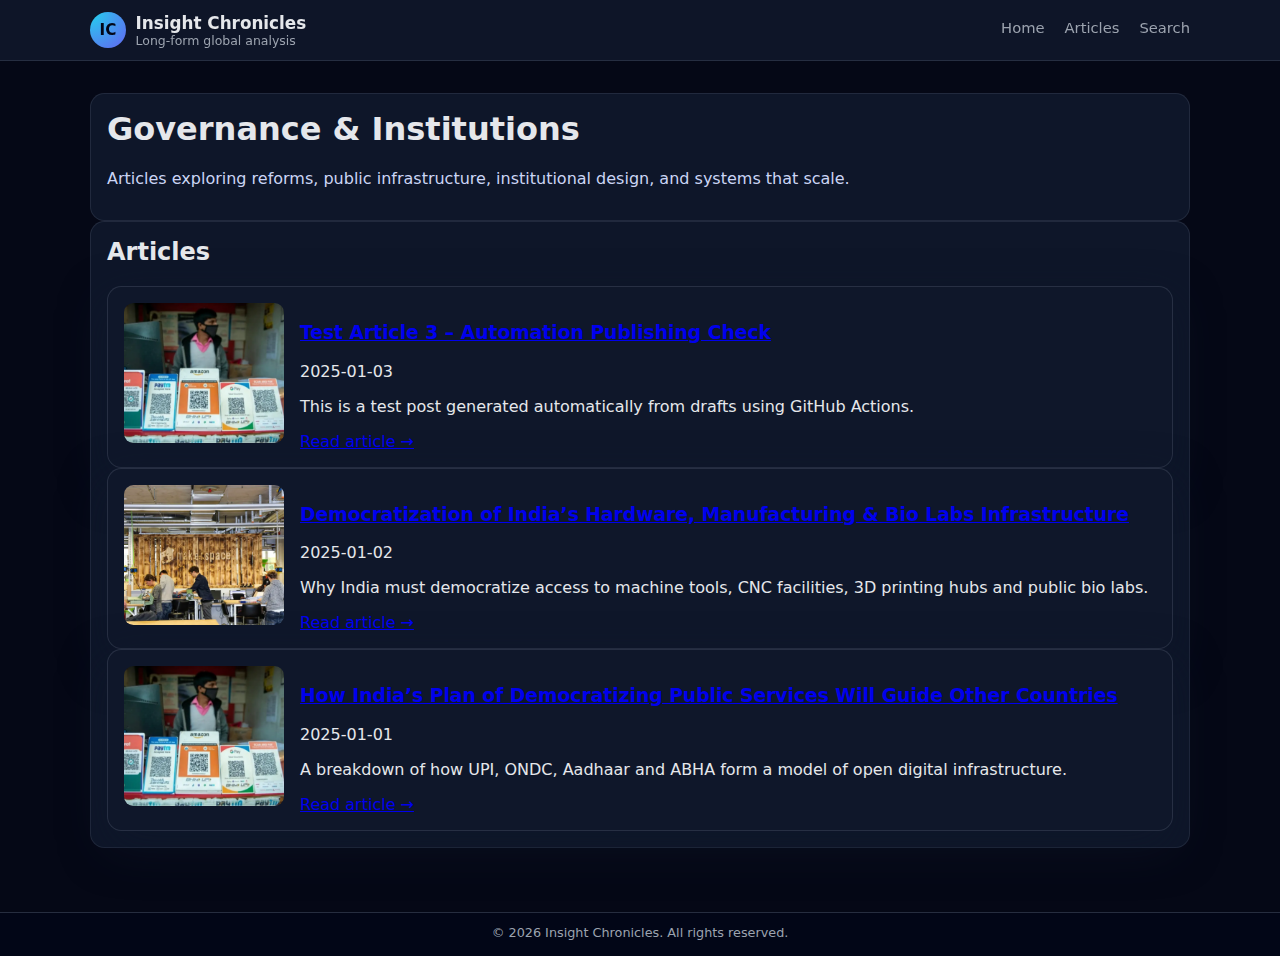
<file: governance.html>
<!doctype html>
<html lang="en">
<head>
  <meta charset="utf-8" />
  <meta name="viewport" content="width=device-width,initial-scale=1" />
  <title>Governance &amp; Institutions – Insight Chronicles</title>
  <meta name="description" content="Articles exploring reforms, public infrastructure, institutional design, and systems that scale." />
  <link rel="stylesheet" href="styles.css" />
</head>
<body class="ic-body">

<header class="ic-header">
  <div class="ic-container ic-header-inner">
    <a href="index.html" class="ic-logo">
      <span class="ic-logo-mark">IC</span>
      <span>
        <span class="ic-logo-title">Insight Chronicles</span>
        <span class="ic-logo-sub">Long-form global analysis</span>
      </span>
    </a>

    <nav class="ic-nav">
      <a href="index.html" class="ic-nav-link">Home</a>
      <a href="articles.html" class="ic-nav-link">Articles</a>
      <a href="search.html" class="ic-nav-link">Search</a>
    </nav>
  </div>
</header>

<main class="ic-main">
  <div class="ic-container">
    <section class="ic-sidebar-block">
      <h1 style="margin-top:0;">Governance &amp; Institutions</h1>
      <p style="color:#cbd5f5;">Articles exploring reforms, public infrastructure, institutional design, and systems that scale.</p>
    </section>

    <section class="ic-sidebar-block">
      <h2 style="margin-top:0;">Articles</h2>
      
        <article class="ic-article-card">
          <a href="article-3.html" class="ic-article-thumb-link">
            <img src="images/upi.webp" alt="Test Article 3 – Automation Publishing Check" class="ic-article-thumb" />
          </a>
          <div>
            <h3 class="ic-article-title"><a href="article-3.html">Test Article 3 – Automation Publishing Check</a></h3>
            <p class="ic-article-meta">2025-01-03</p>
            <p class="ic-article-excerpt">This is a test post generated automatically from drafts using GitHub Actions.</p>
            <a href="article-3.html" class="ic-article-read">Read article →</a>
          </div>
        </article>
        

        <article class="ic-article-card">
          <a href="article-hardware-bio.html" class="ic-article-thumb-link">
            <img src="images/hardware-bio.webp" alt="Democratization of India’s Hardware, Manufacturing &amp; Bio Labs Infrastructure" class="ic-article-thumb" />
          </a>
          <div>
            <h3 class="ic-article-title"><a href="article-hardware-bio.html">Democratization of India’s Hardware, Manufacturing &amp; Bio Labs Infrastructure</a></h3>
            <p class="ic-article-meta">2025-01-02</p>
            <p class="ic-article-excerpt">Why India must democratize access to machine tools, CNC facilities, 3D printing hubs and public bio labs.</p>
            <a href="article-hardware-bio.html" class="ic-article-read">Read article →</a>
          </div>
        </article>
        

        <article class="ic-article-card">
          <a href="article-1.html" class="ic-article-thumb-link">
            <img src="images/upi.webp" alt="How India’s Plan of Democratizing Public Services Will Guide Other Countries" class="ic-article-thumb" />
          </a>
          <div>
            <h3 class="ic-article-title"><a href="article-1.html">How India’s Plan of Democratizing Public Services Will Guide Other Countries</a></h3>
            <p class="ic-article-meta">2025-01-01</p>
            <p class="ic-article-excerpt">A breakdown of how UPI, ONDC, Aadhaar and ABHA form a model of open digital infrastructure.</p>
            <a href="article-1.html" class="ic-article-read">Read article →</a>
          </div>
        </article>
        
    </section>
  </div>
</main>

<footer class="ic-footer">
  <div class="ic-container ic-footer-bottom">© 2026 Insight Chronicles. All rights reserved.</div>
</footer>

</body>
</html>
</file>
<file: styles.css>
/* styles.css — full file (drop replace) */

/* Global */
*,
*::before,
*::after { box-sizing: border-box; }

.ic-body {
  margin: 0;
  font-family: "Inter", system-ui, -apple-system, BlinkMacSystemFont, "Segoe UI", sans-serif;
  background: #050816;
  color: #e5e7eb;
}

/* Container */
.ic-container { width: min(1100px, 100% - 2.5rem); margin: 0 auto; }

/* Top strip */
.ic-topstrip {
  background: radial-gradient(circle at top left, #22d3ee, #0f172a);
  color: #e5f9ff;
  text-align: center;
  font-size: 0.8rem;
  padding: 0.3rem 0.75rem;
}

/* Header/nav */
.ic-header {
  border-bottom: 1px solid rgba(148,163,184,0.18);
  backdrop-filter: blur(10px);
  position: sticky; top: 0; z-index: 50;
  background: rgba(15,23,42,0.92);
}
.ic-header-inner { display:flex; align-items:center; justify-content:space-between; padding:0.75rem 0; }
.ic-logo { display:flex; gap:0.6rem; text-decoration:none; color:#e5e7eb; align-items:center; }
.ic-logo-mark { width:36px; height:36px; border-radius:999px; background: radial-gradient(circle at 0 0, #22d3ee, #6366f1); display:inline-flex; align-items:center; justify-content:center; font-weight:700; font-size:0.95rem; color:#020617; }
.ic-logo-title { font-weight:600; font-size:1.05rem; }
.ic-logo-sub { font-size:0.78rem; color:#9ca3af; display:block; }

/* Nav links */
.ic-nav { display:flex; gap:1.25rem; font-size:0.92rem; align-items:center; }
.ic-nav-link { color:#9ca3af; text-decoration:none; padding-bottom:0.25rem; border-bottom:2px solid transparent; }
.ic-nav-link:hover { color:#e5e7eb; }
.ic-nav-link-active { color:#e5e7eb; border-bottom-color:#6366f1; }

/* Hero */
.ic-hero { padding:2.5rem 0 2rem; background: radial-gradient(circle at top, #1e293b 0, #020617 55%); }
.ic-hero-grid { display:grid; grid-template-columns: minmax(0,3fr) minmax(0,2fr); gap:2rem; }
.ic-hero-main { padding:1.5rem; border-radius:1rem; background: linear-gradient(145deg,#020617,#0b1120); border:1px solid rgba(148,163,184,0.18); box-shadow:0 24px 60px rgba(15,23,42,0.65); }
.ic-pill { display:inline-flex; padding:0.15rem 0.65rem; border-radius:999px; font-size:0.75rem; background:rgba(37,99,235,0.12); color:#bfdbfe; margin-bottom:0.75rem; }
.ic-hero-title { font-size:clamp(1.6rem,3vw,2.1rem); margin:0 0 0.6rem; }
.ic-hero-sub { margin:0 0 1rem; color:#cbd5f5; font-size:0.95rem; }
.ic-hero-meta { color:#9ca3af; font-size:0.9rem; margin-bottom:1rem; display:flex; gap:1rem; flex-wrap:wrap; }
.ic-btn-primary { display:inline-flex; padding:0.55rem 1.25rem; border-radius:999px; background:linear-gradient(135deg,#6366f1,#22d3ee); color:#020617; font-weight:600; text-decoration:none; }
.ic-hero-side { padding:1.25rem; border-radius:1rem; background:radial-gradient(circle at top left,#0f172a,#020617); border:1px solid rgba(148,163,184,0.18); }

/* Main layout */
.ic-main { padding:2rem 0 3rem; }
.ic-main-grid { display:grid; grid-template-columns: minmax(0,2.25fr) minmax(0,1.1fr); gap:2.25rem; align-items:start; }

/* Article cards */
.ic-articles { display:flex; flex-direction:column; gap:1.4rem; }
.ic-article-card { display:grid; grid-template-columns: 160px minmax(0,1fr); gap:1rem; padding:1rem; border-radius:0.9rem; background: rgba(15,23,42,0.9); border:1px solid rgba(148,163,184,0.18); box-shadow:0 16px 45px rgba(15,23,42,0.55); }
.ic-article-thumb { width:100%; height:140px; object-fit:cover; border-radius:0.6rem; }

/* Tags */
.ic-article-tags { display:flex; gap:0.4rem; font-size:0.75rem; }
.ic-tag { padding:0.12rem 0.5rem; border-radius:999px; border:1px solid rgba(148,163,184,0.45); }
.ic-tag-history { border-color:#f97316; color:#fed7aa; }
.ic-tag-geo { border-color:#22c55e; color:#bbf7d0; }
.ic-tag-tech { border-color:#38bdf8; color:#bae6fd; }
.ic-tag-gov { border-color:#a855f7; color:#e9d5ff; }

/* Sidebar */
.ic-sidebar { display:flex; flex-direction:column; gap:1.25rem; }
.ic-sidebar-block { padding:1rem; border-radius:0.9rem; background:rgba(15,23,42,0.95); border:1px solid rgba(148,163,184,0.14); }
.ic-search-wrap input { width:100%; padding:0.5rem 0.7rem; border-radius:999px; border:1px solid rgba(148,163,184,0.45); background:#020617; color:#e5e7eb; }
.ic-topic-list { list-style:none; margin:0.5rem 0 0; padding:0; display:grid; gap:0.25rem; font-size:0.9rem; }
.ic-dot { display:inline-block; width:8px; height:8px; border-radius:999px; margin-right:0.5rem; vertical-align:middle; }

/* Article page */
.article-wrapper { padding:2.5rem 0 3rem; }
.article-heading { margin-bottom:1rem; }
.article-kicker { font-size:0.75rem; color:#9ca3af; text-transform:uppercase; letter-spacing:0.06em; }
.article-title { margin:0.35rem 0; font-size:clamp(1.7rem,3vw,2.2rem); }
.article-meta { color:#9ca3af; font-size:0.9rem; }
.article-lead { font-size:1rem; color:#e5e7eb; }
.article-body { margin-top:1.75rem; display:grid; gap:1.25rem; font-size:0.96rem; color:#d1d5db; }

/* Figures & images */
/* Article images — consistent size across all articles */
.article-section-image,
.article-image {
  width: 100%;
  margin: 1.2rem 0;
}

.article-section-image img,
.article-image {
  width: 100%;
  height: auto;
  display: block;
  border-radius: 0.9rem;
  object-fit: cover;
}

/* Mobile fix — make images visually strong */
@media (max-width: 768px) {
  .article-section-image img,
  .article-image {
    min-height: 220px;
  }
}


/* Footer */
.ic-footer { border-top:1px solid rgba(148,163,184,0.25); background:#020617; margin-top:1rem; }
.ic-footer-grid { display:grid; grid-template-columns:repeat(4,minmax(0,1fr)); gap:1.5rem; padding:1.6rem 0; font-size:0.85rem; }
.ic-footer-bottom { text-align:center; font-size:0.8rem; color:#9ca3af; padding:0.75rem 0 1rem; }

/* Responsive */
@media (max-width:900px) {
  .ic-hero-grid { grid-template-columns: 1fr; }
  .ic-main-grid { grid-template-columns: 1fr; }
  .ic-article-card { grid-template-columns: 1fr; }
  .ic-footer-grid { grid-template-columns: repeat(2,1fr); }
}
@media (max-width:640px) {
  .ic-header-inner { flex-direction:column; align-items:flex-start; gap:0.5rem; }
  .ic-nav { width:100%; justify-content:flex-start; gap:0.8rem; flex-wrap:wrap; }
  .ic-footer-grid { grid-template-columns: 1fr; }
}

/* =========================
AdSense-ready ad slots
========================= */
.ic-ad {
  width: 100%;
  min-height: 120px;
  border: 1px dashed rgba(148,163,184,0.35);
  border-radius: 14px;
  background: rgba(2,6,23,0.65);
  color: #9ca3af;
  display: grid;
  place-items: center;
  text-align: center;
  padding: 16px;
  margin: 16px 0;
}

.ic-ad small {
  opacity: 0.9;
  line-height: 1.4;
}
/* =========================
Affiliate & Sponsor blocks
========================= */
.ic-affiliate-box {
  width: 100%;
  border: 1px solid rgba(148,163,184,0.20);
  border-radius: 16px;
  background: rgba(15,23,42,0.92);
  padding: 16px;
  margin: 18px 0;
  box-shadow: 0 12px 35px rgba(15,23,42,0.55);
}

.ic-affiliate-title {
  margin: 0 0 6px;
  font-size: 1rem;
  font-weight: 700;
  color: #e5e7eb;
}

.ic-affiliate-text {
  margin: 0 0 12px;
  font-size: 0.92rem;
  color: #cbd5f5;
  line-height: 1.5;
}

.ic-affiliate-links {
  display: flex;
  gap: 10px;
  flex-wrap: wrap;
}

.ic-affiliate-btn {
  display: inline-flex;
  align-items: center;
  justify-content: center;
  padding: 10px 14px;
  border-radius: 999px;
  text-decoration: none;
  font-weight: 700;
  font-size: 0.9rem;
  background: linear-gradient(135deg,#6366f1,#22d3ee);
  color: #020617;
}

.ic-affiliate-note {
  margin-top: 10px;
  font-size: 0.78rem;
  color: #9ca3af;
}
.ic-sponsored-badge {
  display: inline-flex;
  padding: 4px 10px;
  border-radius: 999px;
  background: rgba(34,211,238,0.12);
  color: #a5f3fc;
  font-size: 0.78rem;
  font-weight: 700;
  border: 1px solid rgba(34,211,238,0.25);
  margin-bottom: 10px;
}
/* =========================
Breadcrumbs + Article Navigation
========================= */
.ic-breadcrumbs {
  display: flex;
  gap: 8px;
  flex-wrap: wrap;
  align-items: center;
  font-size: 0.9rem;
  color: #9ca3af;
  margin: 10px 0 18px;
}

.ic-breadcrumbs a {
  color: #93c5fd;
  text-decoration: none;
}

.ic-breadcrumbs a:hover {
  text-decoration: underline;
}

.ic-breadcrumbs .sep {
  opacity: 0.6;
}

.ic-article-nav {
  display: grid;
  grid-template-columns: 1fr;
  gap: 12px;
  margin: 28px 0 10px;
}

.ic-article-nav a {
  display: block;
  text-decoration: none;
  border: 1px solid rgba(148,163,184,0.18);
  border-radius: 16px;
  padding: 14px;
  background: rgba(15, 23, 42, 0.75);
  transition: transform 0.15s ease, border-color 0.15s ease;
}

.ic-article-nav a:hover {
  transform: translateY(-2px);
  border-color: rgba(99,102,241,0.45);
}

.ic-article-nav .kicker {
  font-size: 0.8rem;
  color: #9ca3af;
  margin-bottom: 6px;
}

.ic-article-nav .title {
  font-weight: 700;
  color: #e5e7eb;
  line-height: 1.35;
}

@media (min-width: 900px) {
  .ic-article-nav {
    grid-template-columns: 1fr 1fr;
  }
}
/* =========================
Table of Contents (TOC)
========================= */
.ic-toc {
  border: 1px solid rgba(148,163,184,0.18);
  border-radius: 16px;
  background: rgba(15,23,42,0.75);
  padding: 16px;
  margin: 18px 0 22px;
}

.ic-toc h3 {
  margin: 0 0 10px;
  font-size: 1rem;
  color: #e5e7eb;
}

.ic-toc ul {
  margin: 0;
  padding-left: 18px;
}

.ic-toc li {
  margin: 6px 0;
  color: #cbd5f5;
}

.ic-toc a {
  color: #93c5fd;
  text-decoration: none;
}

.ic-toc a:hover {
  text-decoration: underline;
}
html { scroll-behavior: smooth; }

.ic-backtotop {
  position: fixed;
  right: 18px;
  bottom: 18px;
  z-index: 9999;
  border: 1px solid rgba(148,163,184,0.25);
  background: rgba(2,6,23,0.9);
  color: #e5e7eb;
  border-radius: 999px;
  padding: 10px 14px;
  font-weight: 700;
  cursor: pointer;
  display: none;
}
.ic-backtotop:hover { transform: translateY(-2px); }
.ic-topic-list a.active-topic {
  border: 1px solid rgba(34,211,238,0.35);
  background: rgba(34,211,238,0.10);
  border-radius: 12px;
  padding: 8px 10px;
}
/* Articles page grid */
.ic-articles-grid{
  display: grid;
  grid-template-columns: repeat(2, minmax(0,1fr));
  gap: 18px;
  margin-top: 18px;
}

@media (max-width: 900px){
  .ic-articles-grid{ grid-template-columns: 1fr; }
}

.ic-articles-grid .card{
  background: rgba(255,255,255,0.04);
  border: 1px solid rgba(255,255,255,0.08);
  border-radius: 14px;
  overflow: hidden;
  transition: transform .15s ease, border-color .15s ease;
}

.ic-articles-grid .card:hover{
  transform: translateY(-2px);
  border-color: rgba(255,255,255,0.16);
}

.ic-articles-grid .thumbwrap img{
  width: 100%;
  height: 220px;
  object-fit: cover;
  display: block;
}

.ic-articles-grid .cardbody{
  padding: 14px;
}

.ic-articles-grid h2{
  font-size: 18px;
  line-height: 1.35;
  margin: 6px 0 6px;
}

.ic-articles-grid .meta{
  font-size: 13px;
  opacity: 0.75;
  margin-bottom: 10px;
}

.ic-articles-grid .desc{
  font-size: 14px;
  opacity: 0.9;
  line-height: 1.6;
}

.ic-articles-grid .read{
  display: inline-block;
  margin-top: 10px;
  font-weight: 600;
}
.tag{
  display: inline-block;
  padding: 4px 8px;
  border-radius: 999px;
  font-size: 12px;
  background: rgba(0,160,255,0.12);
  border: 1px solid rgba(0,160,255,0.25);
  margin-right: 6px;
  margin-bottom: 6px;
}
</file>
